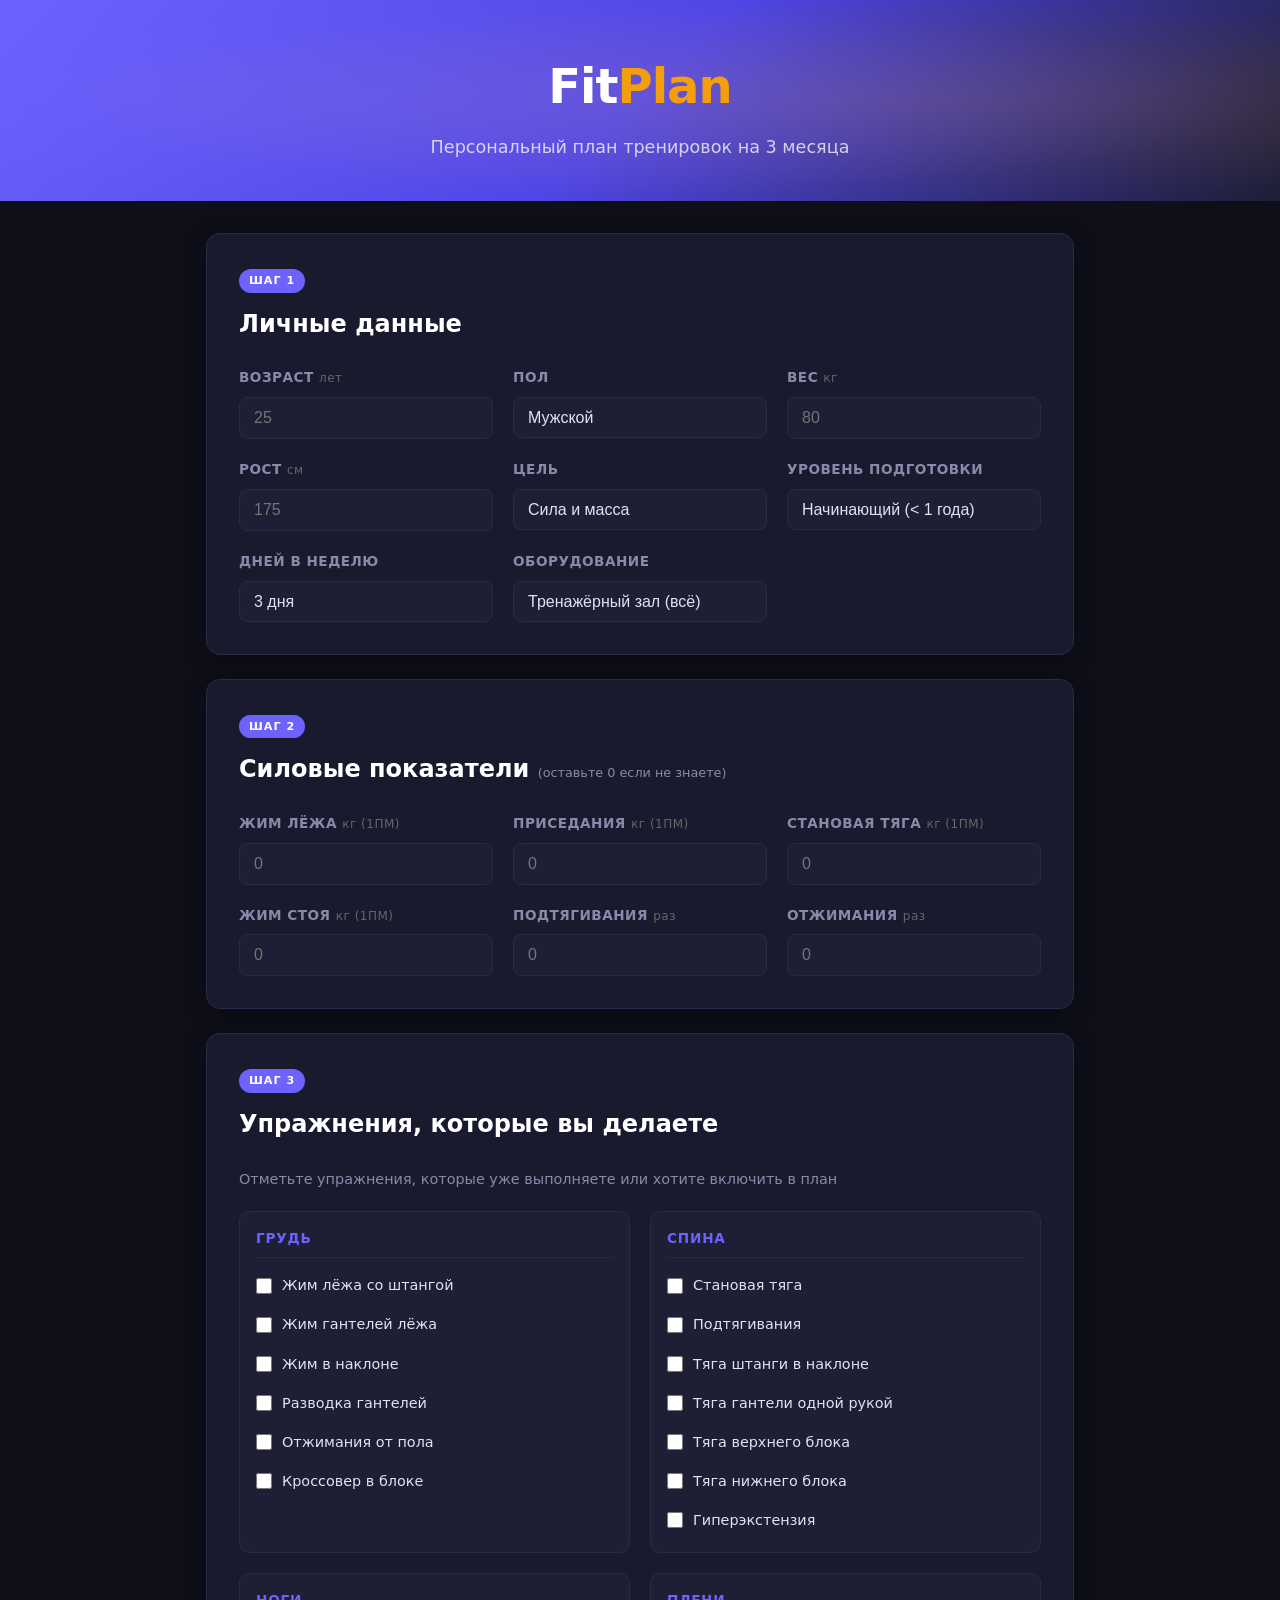
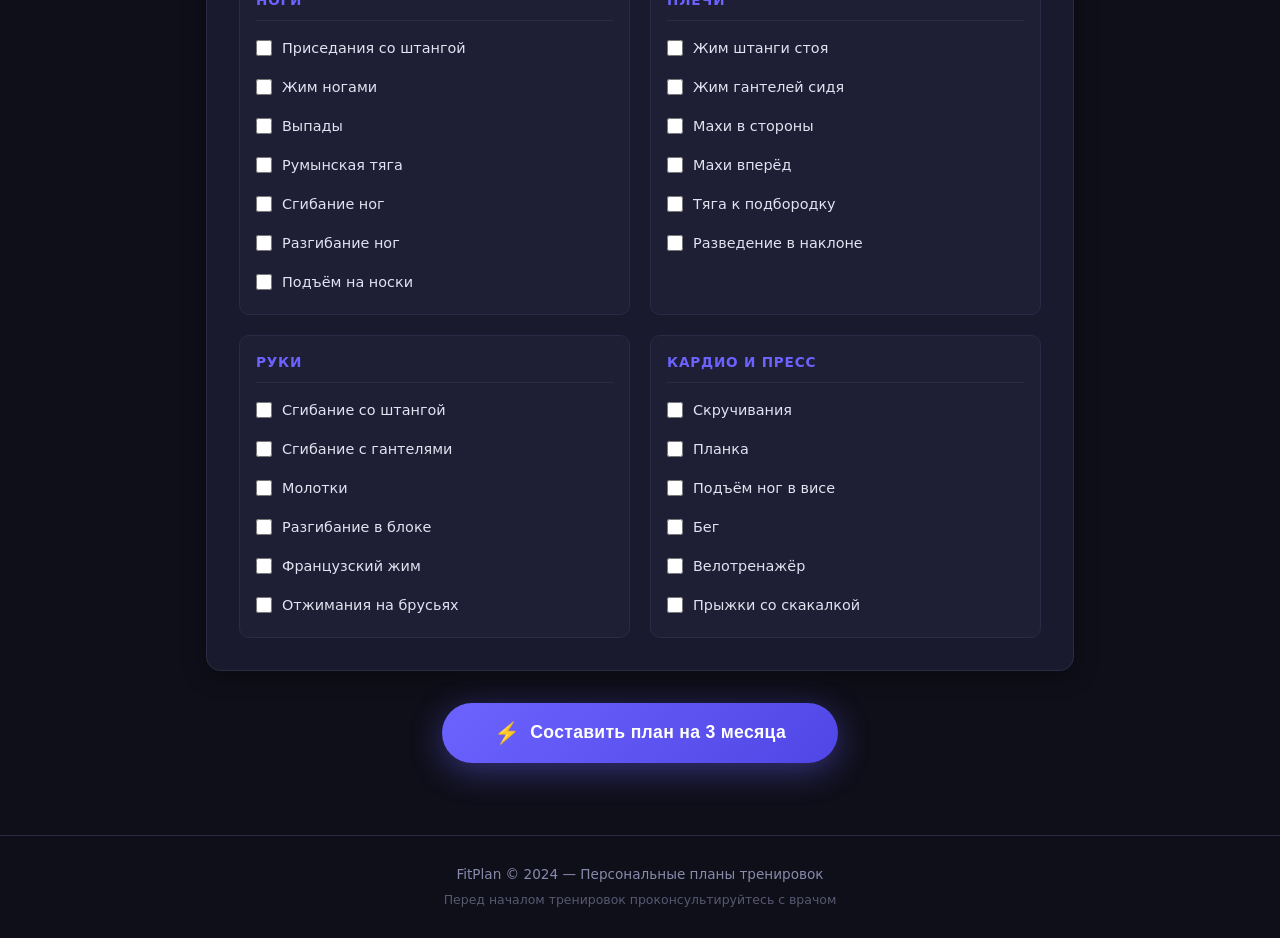
<file: index.html>
<!DOCTYPE html>
<html lang="ru">
<head>
  <meta charset="UTF-8" />
  <meta name="viewport" content="width=device-width, initial-scale=1.0" />
  <title>FitPlan — Персональный план тренировок на 3 месяца</title>
  <link rel="stylesheet" href="style.css" />
</head>
<body>

  <!-- HEADER -->
  <header class="site-header">
    <div class="header-inner">
      <div class="logo">Fit<span>Plan</span></div>
      <p class="header-tagline">Персональный план тренировок на 3 месяца</p>
    </div>
  </header>

  <!-- MAIN -->
  <main class="main-content">

    <!-- STEP 1: Personal data -->
    <section class="card" id="step-personal">
      <div class="step-badge">Шаг 1</div>
      <h2>Личные данные</h2>
      <div class="form-grid">
        <div class="field">
          <label for="age">Возраст <span class="unit">лет</span></label>
          <input type="number" id="age" min="14" max="80" placeholder="25" />
        </div>
        <div class="field">
          <label for="gender">Пол</label>
          <select id="gender">
            <option value="male">Мужской</option>
            <option value="female">Женский</option>
          </select>
        </div>
        <div class="field">
          <label for="weight">Вес <span class="unit">кг</span></label>
          <input type="number" id="weight" min="30" max="250" placeholder="80" />
        </div>
        <div class="field">
          <label for="height">Рост <span class="unit">см</span></label>
          <input type="number" id="height" min="140" max="220" placeholder="175" />
        </div>
        <div class="field">
          <label for="goal">Цель</label>
          <select id="goal">
            <option value="strength">Сила и масса</option>
            <option value="weight_loss">Похудение</option>
            <option value="endurance">Выносливость</option>
            <option value="general">Общая физподготовка</option>
          </select>
        </div>
        <div class="field">
          <label for="level">Уровень подготовки</label>
          <select id="level">
            <option value="beginner">Начинающий (< 1 года)</option>
            <option value="intermediate">Средний (1–3 года)</option>
            <option value="advanced">Продвинутый (3+ лет)</option>
          </select>
        </div>
        <div class="field">
          <label for="days">Дней в неделю</label>
          <select id="days">
            <option value="3">3 дня</option>
            <option value="4">4 дня</option>
            <option value="5">5 дней</option>
          </select>
        </div>
        <div class="field">
          <label for="equipment">Оборудование</label>
          <select id="equipment">
            <option value="gym">Тренажёрный зал (всё)</option>
            <option value="barbell">Штанга + гантели</option>
            <option value="dumbbells">Только гантели</option>
            <option value="bodyweight">Без оборудования</option>
          </select>
        </div>
      </div>
    </section>

    <!-- STEP 2: Strength indicators -->
    <section class="card" id="step-strength">
      <div class="step-badge">Шаг 2</div>
      <h2>Силовые показатели <span class="optional">(оставьте 0 если не знаете)</span></h2>
      <div class="form-grid">
        <div class="field">
          <label for="bench">Жим лёжа <span class="unit">кг (1ПМ)</span></label>
          <input type="number" id="bench" min="0" max="400" placeholder="0" />
        </div>
        <div class="field">
          <label for="squat">Приседания <span class="unit">кг (1ПМ)</span></label>
          <input type="number" id="squat" min="0" max="500" placeholder="0" />
        </div>
        <div class="field">
          <label for="deadlift">Становая тяга <span class="unit">кг (1ПМ)</span></label>
          <input type="number" id="deadlift" min="0" max="500" placeholder="0" />
        </div>
        <div class="field">
          <label for="ohp">Жим стоя <span class="unit">кг (1ПМ)</span></label>
          <input type="number" id="ohp" min="0" max="300" placeholder="0" />
        </div>
        <div class="field">
          <label for="pullups">Подтягивания <span class="unit">раз</span></label>
          <input type="number" id="pullups" min="0" max="100" placeholder="0" />
        </div>
        <div class="field">
          <label for="pushups">Отжимания <span class="unit">раз</span></label>
          <input type="number" id="pushups" min="0" max="200" placeholder="0" />
        </div>
      </div>
    </section>

    <!-- STEP 3: Exercises -->
    <section class="card" id="step-exercises">
      <div class="step-badge">Шаг 3</div>
      <h2>Упражнения, которые вы делаете</h2>
      <p class="section-hint">Отметьте упражнения, которые уже выполняете или хотите включить в план</p>

      <div class="exercise-groups">

        <div class="ex-group">
          <h3>Грудь</h3>
          <div class="ex-list">
            <label class="ex-check"><input type="checkbox" value="Жим лёжа со штангой"> Жим лёжа со штангой</label>
            <label class="ex-check"><input type="checkbox" value="Жим гантелей лёжа"> Жим гантелей лёжа</label>
            <label class="ex-check"><input type="checkbox" value="Жим в наклоне"> Жим в наклоне</label>
            <label class="ex-check"><input type="checkbox" value="Разводка гантелей"> Разводка гантелей</label>
            <label class="ex-check"><input type="checkbox" value="Отжимания от пола"> Отжимания от пола</label>
            <label class="ex-check"><input type="checkbox" value="Кроссовер в блоке"> Кроссовер в блоке</label>
          </div>
        </div>

        <div class="ex-group">
          <h3>Спина</h3>
          <div class="ex-list">
            <label class="ex-check"><input type="checkbox" value="Становая тяга"> Становая тяга</label>
            <label class="ex-check"><input type="checkbox" value="Подтягивания"> Подтягивания</label>
            <label class="ex-check"><input type="checkbox" value="Тяга штанги в наклоне"> Тяга штанги в наклоне</label>
            <label class="ex-check"><input type="checkbox" value="Тяга гантели одной рукой"> Тяга гантели одной рукой</label>
            <label class="ex-check"><input type="checkbox" value="Тяга верхнего блока"> Тяга верхнего блока</label>
            <label class="ex-check"><input type="checkbox" value="Тяга нижнего блока"> Тяга нижнего блока</label>
            <label class="ex-check"><input type="checkbox" value="Гиперэкстензия"> Гиперэкстензия</label>
          </div>
        </div>

        <div class="ex-group">
          <h3>Ноги</h3>
          <div class="ex-list">
            <label class="ex-check"><input type="checkbox" value="Приседания со штангой"> Приседания со штангой</label>
            <label class="ex-check"><input type="checkbox" value="Жим ногами"> Жим ногами</label>
            <label class="ex-check"><input type="checkbox" value="Выпады"> Выпады</label>
            <label class="ex-check"><input type="checkbox" value="Румынская тяга"> Румынская тяга</label>
            <label class="ex-check"><input type="checkbox" value="Сгибание ног в тренажёре"> Сгибание ног</label>
            <label class="ex-check"><input type="checkbox" value="Разгибание ног в тренажёре"> Разгибание ног</label>
            <label class="ex-check"><input type="checkbox" value="Подъём на носки"> Подъём на носки</label>
          </div>
        </div>

        <div class="ex-group">
          <h3>Плечи</h3>
          <div class="ex-list">
            <label class="ex-check"><input type="checkbox" value="Жим штанги стоя"> Жим штанги стоя</label>
            <label class="ex-check"><input type="checkbox" value="Жим гантелей сидя"> Жим гантелей сидя</label>
            <label class="ex-check"><input type="checkbox" value="Махи гантелями в стороны"> Махи в стороны</label>
            <label class="ex-check"><input type="checkbox" value="Махи гантелями вперёд"> Махи вперёд</label>
            <label class="ex-check"><input type="checkbox" value="Тяга штанги к подбородку"> Тяга к подбородку</label>
            <label class="ex-check"><input type="checkbox" value="Разведение гантелей в наклоне"> Разведение в наклоне</label>
          </div>
        </div>

        <div class="ex-group">
          <h3>Руки</h3>
          <div class="ex-list">
            <label class="ex-check"><input type="checkbox" value="Сгибание со штангой на бицепс"> Сгибание со штангой</label>
            <label class="ex-check"><input type="checkbox" value="Сгибание с гантелями на бицепс"> Сгибание с гантелями</label>
            <label class="ex-check"><input type="checkbox" value="Молотки"> Молотки</label>
            <label class="ex-check"><input type="checkbox" value="Разгибание на трицепс в блоке"> Разгибание в блоке</label>
            <label class="ex-check"><input type="checkbox" value="Французский жим"> Французский жим</label>
            <label class="ex-check"><input type="checkbox" value="Отжимания на брусьях"> Отжимания на брусьях</label>
          </div>
        </div>

        <div class="ex-group">
          <h3>Кардио и пресс</h3>
          <div class="ex-list">
            <label class="ex-check"><input type="checkbox" value="Скручивания"> Скручивания</label>
            <label class="ex-check"><input type="checkbox" value="Планка"> Планка</label>
            <label class="ex-check"><input type="checkbox" value="Подъём ног в висе"> Подъём ног в висе</label>
            <label class="ex-check"><input type="checkbox" value="Бег"> Бег</label>
            <label class="ex-check"><input type="checkbox" value="Велотренажёр"> Велотренажёр</label>
            <label class="ex-check"><input type="checkbox" value="Прыжки со скакалкой"> Прыжки со скакалкой</label>
          </div>
        </div>

      </div>
    </section>

    <!-- Generate button -->
    <div class="generate-wrap">
      <button class="btn-generate" id="generateBtn">
        <span class="btn-icon">⚡</span>
        Составить план на 3 месяца
      </button>
    </div>

    <!-- RESULT -->
    <section class="result-section hidden" id="resultSection">
      <div class="result-header">
        <h2 id="resultTitle">Ваш персональный план</h2>
        <div class="result-meta" id="resultMeta"></div>
      </div>

      <!-- BMI / stats -->
      <div class="stats-row" id="statsRow"></div>

      <!-- Phase tabs -->
      <div class="phase-tabs">
        <button class="phase-tab active" data-phase="1">Месяц 1<br/><small>Адаптация</small></button>
        <button class="phase-tab" data-phase="2">Месяц 2<br/><small>Прогрессия</small></button>
        <button class="phase-tab" data-phase="3">Месяц 3<br/><small>Пик / Финиш</small></button>
      </div>

      <div class="phase-content" id="phaseContent"></div>

      <!-- Weekly schedule -->
      <div class="schedule-section">
        <h3>Недельное расписание</h3>
        <div class="schedule-grid" id="scheduleGrid"></div>
      </div>

      <!-- Recommendations -->
      <div class="reco-section">
        <h3>Рекомендации</h3>
        <div class="reco-grid" id="recoGrid"></div>
      </div>

      <!-- Print button -->
      <div class="print-wrap">
        <button class="btn-print" onclick="window.print()">🖨 Распечатать план</button>
        <button class="btn-reset" id="resetBtn">Составить новый план</button>
      </div>
    </section>

  </main>

  <footer class="site-footer">
    <p>FitPlan &copy; 2024 — Персональные планы тренировок</p>
    <p class="footer-note">Перед началом тренировок проконсультируйтесь с врачом</p>
  </footer>

  <script src="script.js"></script>
</body>
</html>
</file>
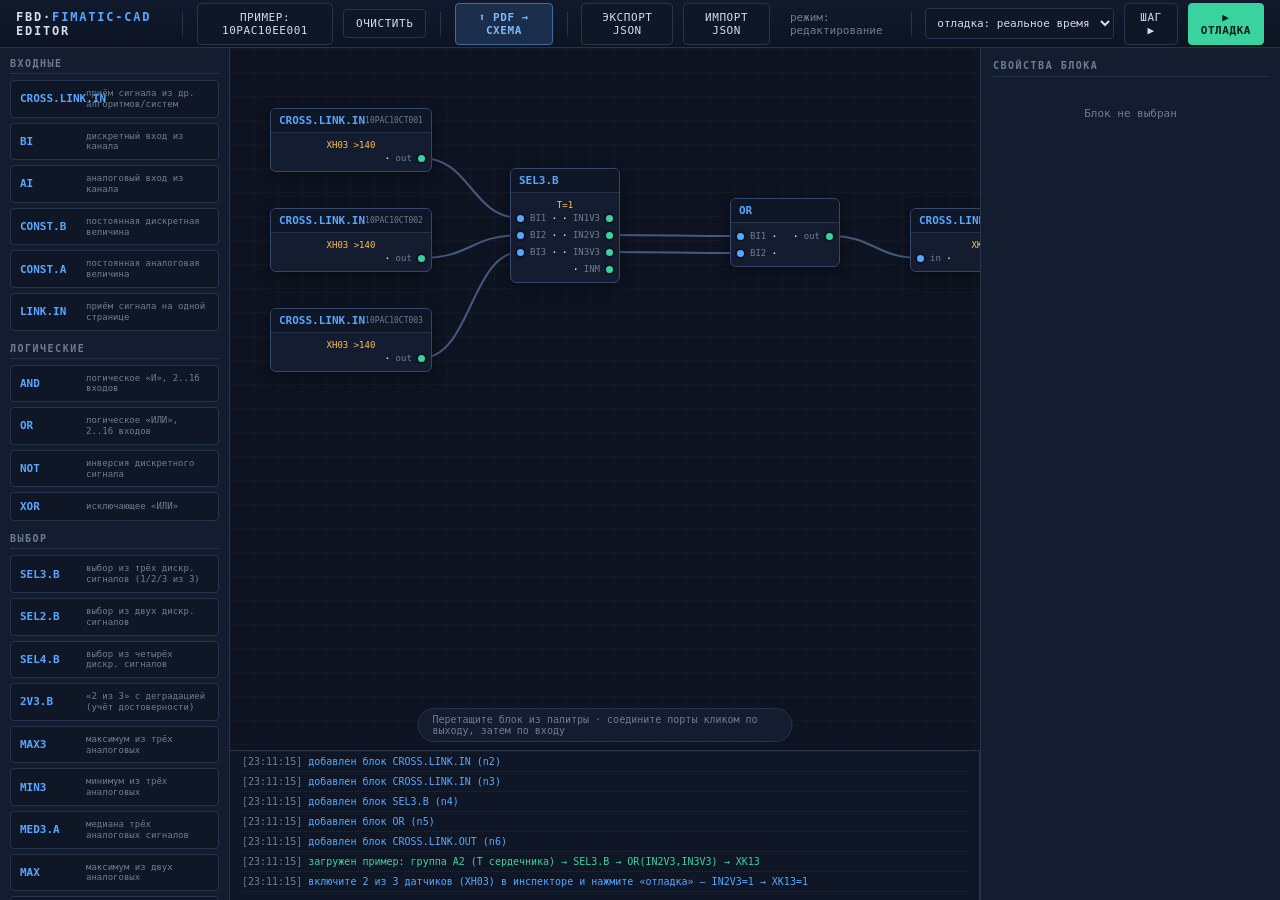
<file: cad/index.html>
<!DOCTYPE html>
<html lang="ru">
<head>
<meta charset="UTF-8">
<meta name="viewport" content="width=device-width, initial-scale=1.0">
<title>FBD-редактор · среда разработки алгоритмов ПТК САУ-2</title>
<style>
  :root {
    --bg: #0d1320;
    --panel: #141d30;
    --panel-2: #0f1726;
    --line: #26334d;
    --ink: #d3dcec;
    --muted: #6d7c93;
    --accent: #58a6ff;
    --hot: #ff5d6c;
    --ok: #3ad29f;
    --warn: #ffc04d;
    --grid: rgba(255,255,255,0.025);
    --port-in: #58a6ff;
    --port-out: #3ad29f;
  }
  * { box-sizing: border-box; margin: 0; padding: 0; }
  html, body { height: 100%; }
  body {
    font-family: 'JetBrains Mono','IBM Plex Mono',Consolas,monospace;
    background: var(--bg); color: var(--ink);
    display: grid;
    grid-template-columns: 230px 1fr 300px;
    grid-template-rows: 48px 1fr 150px;
    grid-template-areas:
      "topbar topbar topbar"
      "palette canvas inspector"
      "palette console inspector";
    height: 100vh; overflow: hidden;
  }
  .topbar {
    grid-area: topbar; display: flex; align-items: center; gap: 10px;
    padding: 0 16px; background: linear-gradient(180deg,#101a2c,#0c1422);
    border-bottom: 1px solid var(--line);
  }
  .topbar .logo { font-size: 12px; letter-spacing: .15em; text-transform: uppercase; font-weight: 700; }
  .topbar .logo b { color: var(--accent); }
  .topbar .sep { width: 1px; height: 24px; background: var(--line); margin: 0 4px; }
  .topbar button {
    background: var(--panel-2); border: 1px solid var(--line); color: var(--ink);
    padding: 7px 12px; font-family: inherit; font-size: 11px; letter-spacing: .05em;
    cursor: pointer; border-radius: 4px; transition: .15s; text-transform: uppercase;
  }
  .topbar button:hover { border-color: var(--accent); color: var(--accent); }
  .topbar button.run { background: var(--ok); color: #062018; border-color: var(--ok); font-weight: 700; }
  .topbar button.run:hover { background: #4fe3b0; }
  .topbar button.stop { background: var(--hot); color: #2a0006; border-color: var(--hot); font-weight: 700; }
  .topbar .spacer { flex: 1; }
  .topbar .status { font-size: 11px; color: var(--muted); }
  .topbar .status.live { color: var(--ok); }

  .palette {
    grid-area: palette; background: var(--panel); border-right: 1px solid var(--line);
    overflow-y: auto; padding: 10px;
  }
  .palette h3 {
    font-size: 10px; letter-spacing: .15em; text-transform: uppercase; color: var(--muted);
    margin: 12px 0 6px; padding-bottom: 4px; border-bottom: 1px solid var(--line);
  }
  .palette h3:first-child { margin-top: 0; }
  .pal-item {
    background: var(--panel-2); border: 1px solid var(--line); border-radius: 4px;
    padding: 7px 9px; margin-bottom: 5px; cursor: grab; font-size: 11px;
    display: flex; align-items: center; gap: 8px; transition: .12s;
  }
  .pal-item:hover { border-color: var(--accent); background: #16243d; }
  .pal-item:active { cursor: grabbing; }
  .pal-item .tag { font-weight: 700; color: var(--accent); min-width: 58px; }
  .pal-item .desc { color: var(--muted); font-size: 9px; line-height: 1.2; }

  .canvas-wrap { grid-area: canvas; position: relative; overflow: hidden; background: var(--bg); }
  #canvas {
    position: absolute; inset: 0;
    background-image:
      linear-gradient(var(--grid) 1px, transparent 1px),
      linear-gradient(90deg, var(--grid) 1px, transparent 1px);
    background-size: 24px 24px;
  }
  svg.wires { position: absolute; inset: 0; width: 100%; height: 100%; pointer-events: none; z-index: 1; }
  svg.wires path { pointer-events: stroke; }

  .node {
    position: absolute; background: var(--panel); border: 1.5px solid var(--block-edge,#33476e);
    border-radius: 6px; min-width: 110px; z-index: 2; user-select: none;
    box-shadow: 0 4px 14px rgba(0,0,0,.4);
  }
  .node.selected { border-color: var(--accent); box-shadow: 0 0 0 1px var(--accent), 0 4px 18px rgba(88,166,255,.3); }
  .node.sim-hot { border-color: var(--hot); box-shadow: 0 0 12px rgba(255,93,108,.5); }
  .node.sim-ok { border-color: var(--ok); }
  .node.sim-counting { border-color: var(--warn); box-shadow: 0 0 12px rgba(255,192,77,.5); }
  .node .node-head {
    background: var(--panel-2); padding: 5px 8px; font-size: 11px; font-weight: 700;
    color: var(--accent); border-radius: 5px 5px 0 0; cursor: move;
    border-bottom: 1px solid var(--line); display: flex; justify-content: space-between; align-items: center;
  }
  .node .node-head .kks { font-size: 8px; color: var(--muted); font-weight: 400; }
  .node .node-body { padding: 6px 4px; position: relative; min-height: 20px; }
  .node .param { font-size: 9px; color: var(--warn); text-align: center; padding: 1px; }

  .ports { display: flex; justify-content: space-between; }
  .ports .col { display: flex; flex-direction: column; gap: 3px; }
  .port-row { display: flex; align-items: center; gap: 4px; font-size: 9px; height: 14px; }
  .port-row.out { flex-direction: row-reverse; }
  .port {
    width: 11px; height: 11px; border-radius: 50%; border: 2px solid var(--bg);
    cursor: crosshair; flex-shrink: 0; transition: .1s;
  }
  .port.in { background: var(--port-in); }
  .port.out { background: var(--port-out); }
  .port:hover { transform: scale(1.4); }
  .port.sim-1 { box-shadow: 0 0 8px var(--hot); background: var(--hot); }
  .port.sim-0 { opacity: .5; }
  .port.inverted { background: #fff; border-color: var(--hot); }
  .port-label { color: var(--muted); white-space: nowrap; }
  .port-label .val { color: var(--ink); font-weight: 700; }
  .port-val-1 { color: var(--hot) !important; }

  .console {
    grid-area: console; background: var(--panel-2); border-top: 1px solid var(--line);
    border-right: 1px solid var(--line); overflow-y: auto; padding: 8px 12px; font-size: 10px;
  }
  .console .ln { padding: 2px 0; border-bottom: 1px dotted #1d2840; line-height: 1.5; }
  .console .t { color: var(--muted); }
  .console .ok { color: var(--ok); }
  .console .hot { color: var(--hot); }
  .console .warn { color: var(--warn); }
  .console .info { color: var(--accent); }

  .inspector {
    grid-area: inspector; background: var(--panel); border-left: 1px solid var(--line);
    overflow-y: auto; padding: 12px;
  }
  .inspector h3 { font-size: 10px; letter-spacing: .15em; text-transform: uppercase; color: var(--muted); margin-bottom: 10px; padding-bottom: 5px; border-bottom: 1px solid var(--line); }
  .inspector .field { margin-bottom: 10px; }
  .inspector label { display: block; font-size: 9px; color: var(--muted); text-transform: uppercase; letter-spacing: .08em; margin-bottom: 3px; }
  .inspector input, .inspector select {
    width: 100%; background: var(--panel-2); border: 1px solid var(--line); color: var(--ink);
    padding: 6px 8px; font-family: inherit; font-size: 11px; border-radius: 4px;
  }
  .inspector input:focus, .inspector select:focus { outline: none; border-color: var(--accent); }
  .inspector .empty { color: var(--muted); font-size: 11px; text-align: center; padding: 20px 0; }
  .inspector .btn-row { display: flex; gap: 6px; margin-top: 8px; }
  .inspector button {
    flex: 1; background: var(--panel-2); border: 1px solid var(--line); color: var(--ink);
    padding: 7px; font-family: inherit; font-size: 10px; cursor: pointer; border-radius: 4px; text-transform: uppercase;
  }
  .inspector button:hover { border-color: var(--accent); color: var(--accent); }
  .inspector button.danger:hover { border-color: var(--hot); color: var(--hot); }

  .toggle-btn {
    display: flex; align-items: center; justify-content: space-between;
    background: var(--panel-2); border: 1px solid var(--line); border-radius: 4px;
    padding: 6px 10px; font-size: 11px; cursor: pointer; margin-bottom: 4px;
  }
  .toggle-btn .sw { width: 34px; height: 18px; background: #2a3550; border-radius: 9px; position: relative; transition: .15s; }
  .toggle-btn .sw::after { content:''; position: absolute; top: 2px; left: 2px; width: 14px; height: 14px; background: #fff; border-radius: 50%; transition: .15s; }
  .toggle-btn.on .sw { background: var(--hot); }
  .toggle-btn.on .sw::after { left: 18px; }

  .hint { position: absolute; bottom: 8px; left: 50%; transform: translateX(-50%); background: var(--panel); border: 1px solid var(--line); padding: 5px 14px; border-radius: 20px; font-size: 10px; color: var(--muted); z-index: 5; pointer-events: none; }

  .wire { stroke: #45597f; stroke-width: 2; fill: none; }
  .wire:hover { stroke: var(--accent); }
  .wire.sim-1 { stroke: var(--hot); stroke-width: 3; filter: drop-shadow(0 0 4px var(--hot)); }
  .wire.sel { stroke: var(--accent); stroke-dasharray: 5 3; }
  .wire-hit { stroke: transparent; stroke-width: 12; fill: none; cursor: pointer; }

  ::-webkit-scrollbar { width: 8px; height: 8px; }
  ::-webkit-scrollbar-track { background: var(--panel-2); }
  ::-webkit-scrollbar-thumb { background: var(--line); border-radius: 4px; }
</style>
</head>
<body>
  <div class="topbar">
    <div class="logo">FBD·<b>FIMATIC-CAD</b> editor</div>
    <div class="sep"></div>
    <button id="btnSample">пример: 10PAC10EE001</button>
    <button id="btnClear">очистить</button>
    <div class="sep"></div>
    <button id="btnPdfImport" style="background:#1a2d4a;border-color:#3a6ea8;color:#7eb8f7;font-weight:700">⬆ PDF → схема</button>
    <div class="sep"></div>
    <button id="btnExport">экспорт JSON</button>
    <button id="btnImport">импорт JSON</button>
    <input type="file" id="fileInput" accept=".json" style="display:none">
    <input type="file" id="pdfFileInput" accept=".pdf" style="display:none">
    <div class="spacer"></div>
    <span class="status" id="status">режим: редактирование</span>
    <div class="sep"></div>
    <select id="simMode" style="background:var(--panel-2);border:1px solid var(--line);color:var(--ink);padding:7px;font-family:inherit;font-size:11px;border-radius:4px;">
      <option value="live">отладка: реальное время</option>
      <option value="step">отладка: пошагово</option>
    </select>
    <button id="btnStep">шаг ▶</button>
    <button id="btnRun" class="run">▶ отладка</button>
  </div>

  <div class="palette" id="palette"></div>

  <div class="canvas-wrap">
    <div id="canvas"></div>
    <svg class="wires" id="wires"></svg>
    <div class="hint" id="hint">Перетащите блок из палитры · соедините порты кликом по выходу, затем по входу</div>
  </div>

  <!-- PDF Import Modal -->
  <div id="pdfModal" style="display:none;position:fixed;inset:0;z-index:1000;background:rgba(0,0,0,.75);align-items:center;justify-content:center;">
    <div style="background:#141d30;border:1px solid #26334d;border-radius:10px;padding:28px 32px;width:560px;max-width:95vw;font-family:'JetBrains Mono',monospace;color:#d3dcec;">
      <div style="font-size:13px;font-weight:700;color:#58a6ff;margin-bottom:18px;letter-spacing:.1em;text-transform:uppercase">
        ⬆ Распознавание плана из PDF
      </div>

      <!-- Step 1: API key -->
      <div id="pdfStep1">
        <div style="font-size:10px;color:#6d7c93;margin-bottom:8px;text-transform:uppercase;letter-spacing:.08em">Шаг 1 — API-ключ Anthropic (Claude Vision)</div>
        <div style="font-size:9px;color:#6d7c93;margin-bottom:10px">Ключ хранится только в localStorage вашего браузера и никуда не передаётся, кроме api.anthropic.com</div>
        <input id="pdfApiKey" type="password" placeholder="sk-ant-api03-..." style="width:100%;background:#0f1726;border:1px solid #26334d;color:#d3dcec;padding:8px 12px;font-family:inherit;font-size:12px;border-radius:4px;margin-bottom:14px">
        <div style="font-size:10px;color:#6d7c93;margin-bottom:8px;text-transform:uppercase;letter-spacing:.08em">Шаг 2 — выберите PDF-файл</div>
        <div style="display:flex;gap:10px;align-items:center;margin-bottom:14px">
          <button id="pdfPickFile" style="background:#0f1726;border:1px solid #26334d;color:#58a6ff;padding:8px 16px;font-family:inherit;font-size:11px;cursor:pointer;border-radius:4px;text-transform:uppercase">Выбрать PDF</button>
          <span id="pdfFileName" style="font-size:11px;color:#6d7c93">файл не выбран</span>
        </div>
        <div style="font-size:10px;color:#6d7c93;margin-bottom:8px;text-transform:uppercase;letter-spacing:.08em">Шаг 3 — страница PDF</div>
        <div style="display:flex;gap:10px;align-items:center;margin-bottom:20px">
          <label style="font-size:10px;color:#6d7c93">Страница:</label>
          <input id="pdfPageNum" type="number" min="1" value="1" style="width:70px;background:#0f1726;border:1px solid #26334d;color:#d3dcec;padding:6px 8px;font-family:inherit;font-size:12px;border-radius:4px">
          <span id="pdfPageTotal" style="font-size:10px;color:#6d7c93"></span>
          <button id="pdfPreviewBtn" style="background:#0f1726;border:1px solid #26334d;color:#d3dcec;padding:6px 12px;font-family:inherit;font-size:10px;cursor:pointer;border-radius:4px" disabled>предпросмотр</button>
        </div>
        <!-- Preview canvas -->
        <div id="pdfPreviewWrap" style="display:none;margin-bottom:16px;border:1px solid #26334d;border-radius:4px;overflow:auto;max-height:300px;text-align:center;background:#0d1320">
          <canvas id="pdfPreviewCanvas" style="max-width:100%;height:auto"></canvas>
        </div>
        <div style="display:flex;gap:10px;justify-content:flex-end">
          <button id="pdfModalClose" style="background:#0f1726;border:1px solid #26334d;color:#6d7c93;padding:8px 20px;font-family:inherit;font-size:11px;cursor:pointer;border-radius:4px;text-transform:uppercase">отмена</button>
          <button id="pdfRecognizeBtn" style="background:#58a6ff;border:1px solid #58a6ff;color:#0a1628;padding:8px 20px;font-family:inherit;font-size:11px;cursor:pointer;border-radius:4px;font-weight:700;text-transform:uppercase" disabled>▶ распознать и загрузить</button>
        </div>
      </div>

      <!-- Progress -->
      <div id="pdfProgress" style="display:none">
        <div id="pdfProgressText" style="font-size:11px;color:#58a6ff;margin-bottom:14px;min-height:40px;white-space:pre-wrap"></div>
        <div style="background:#0f1726;border-radius:4px;height:6px;overflow:hidden">
          <div id="pdfProgressBar" style="height:100%;width:0%;background:linear-gradient(90deg,#58a6ff,#3ad29f);transition:width .4s"></div>
        </div>
      </div>
    </div>
  </div>

  <div class="console" id="console">
    <div class="ln"><span class="t">[готов]</span> <span class="info">среда загружена. Загрузите пример или соберите схему вручную.</span></div>
  </div>

  <div class="inspector" id="inspector">
    <h3>Свойства блока</h3>
    <div class="empty">Блок не выбран</div>
  </div>

<script>
// ════════════════════════════════════════════════════════════════════════════
// FBD-редактор · логика блоков по описанию функциональных блоков FIMATIC-CAD
// АКЕТ.120300.001 П9-03, Часть 4
// ════════════════════════════════════════════════════════════════════════════

// ── Определения типов блоков ────────────────────────────────────────────────
// kind: BOOL (дискр.) / REAL (аналог.)
// eval(inputs, params, state) -> {outputs:{}, state:{}}   inputs: имя->значение
// dt — шаг такта симуляции в секундах
let DT = 0.2; // реально прошедшее время за такт (сек), пересчитывается в реальном времени
const TICK_MS = 50; // частота обновления экрана/таймеров

const BLOCKS = {
  // ── Источники ──────────────────────────────────────────────────────────
  'CROSS.LINK.IN': {
    cat: 'Входные', desc: 'приём сигнала из др. алгоритмов/систем',
    ins: [], outs: [{n:'out', t:'BOOL'}],
    params: { kks:'10PAC10CT001', ext:'XH03', limit:'>140', value:0 },
    isSource: true,
    eval: (i,p) => ({ outputs: { out: p.value ? 1 : 0 } })
  },
  'BI': {
    cat: 'Входные', desc: 'дискретный вход из канала',
    ins: [], outs: [{n:'out', t:'BOOL'}],
    params: { kks:'', value:0 }, isSource: true,
    eval: (i,p) => ({ outputs: { out: p.value ? 1 : 0 } })
  },
  'AI': {
    cat: 'Входные', desc: 'аналоговый вход из канала',
    ins: [], outs: [{n:'out', t:'REAL'}],
    params: { kks:'', value:0 }, isSource: true,
    eval: (i,p) => ({ outputs: { out: Number(p.value)||0 } })
  },
  'CONST.B': {
    cat: 'Входные', desc: 'постоянная дискретная величина',
    ins: [], outs: [{n:'out', t:'BOOL'}],
    params: { value:1 }, isSource: true,
    eval: (i,p) => ({ outputs: { out: p.value ? 1 : 0 } })
  },
  'CONST.A': {
    cat: 'Входные', desc: 'постоянная аналоговая величина',
    ins: [], outs: [{n:'out', t:'REAL'}],
    params: { value:0 }, isSource: true,
    eval: (i,p) => ({ outputs: { out: Number(p.value)||0 } })
  },
  'LINK.IN': {
    cat: 'Входные', desc: 'приём сигнала на одной странице',
    ins: [], outs: [{n:'out', t:'BOOL'}],
    params: { name:'', value:0 }, isSource: true,
    eval: (i,p) => ({ outputs: { out: p.value?1:0 } })
  },

  // ── Логические ─────────────────────────────────────────────────────────
  'AND': {
    cat: 'Логические', desc: 'логическое «И», 2..16 входов',
    dynIn: true, ins: [{n:'BI1',t:'BOOL'},{n:'BI2',t:'BOOL'}], outs: [{n:'out',t:'BOOL'}],
    params: {},
    eval: (i) => {
      const vals = Object.values(i);
      const r = vals.length && vals.every(v => v === 1) ? 1 : 0;
      return { outputs: { out: r } };
    }
  },
  'OR': {
    cat: 'Логические', desc: 'логическое «ИЛИ», 2..16 входов',
    dynIn: true, ins: [{n:'BI1',t:'BOOL'},{n:'BI2',t:'BOOL'}], outs: [{n:'out',t:'BOOL'}],
    params: {},
    eval: (i) => ({ outputs: { out: Object.values(i).some(v=>v===1) ? 1 : 0 } })
  },
  'NOT': {
    cat: 'Логические', desc: 'инверсия дискретного сигнала',
    ins: [{n:'a',t:'BOOL'}], outs: [{n:'out',t:'BOOL'}], params: {},
    eval: (i) => ({ outputs: { out: i.a ? 0 : 1 } })
  },
  'XOR': {
    cat: 'Логические', desc: 'исключающее «ИЛИ»',
    ins: [{n:'BI1',t:'BOOL'},{n:'BI2',t:'BOOL'}], outs: [{n:'out',t:'BOOL'}], params: {},
    eval: (i) => ({ outputs: { out: (i.BI1?1:0) !== (i.BI2?1:0) ? 1 : 0 } })
  },

  // ── Выбор ──────────────────────────────────────────────────────────────
  'SEL3.B': {
    cat: 'Выбор', desc: 'выбор из трёх дискр. сигналов (1/2/3 из 3)',
    ins: [{n:'BI1',t:'BOOL'},{n:'BI2',t:'BOOL'},{n:'BI3',t:'BOOL'}],
    outs: [{n:'IN1V3',t:'BOOL'},{n:'IN2V3',t:'BOOL'},{n:'IN3V3',t:'BOOL'},{n:'INM',t:'BOOL'}],
    params: { T: 1.0 },
    eval: (i,p,st) => {
      const c = (i.BI1?1:0)+(i.BI2?1:0)+(i.BI3?1:0);
      const out = { IN1V3:0, IN2V3:0, IN3V3:0, INM:0 };
      // INM формируется когда ровно 1 из 3 = расхождение, с выдержкой T
      let timer = st.timer || 0;
      if (c === 1) {
        out.IN1V3 = 1;
        timer += DT;
        out.INM = timer >= (Number(p.T)||0) ? 1 : 0;
      } else if (c === 2) {
        out.IN2V3 = 1; out.INM = 0; timer = 0;
      } else if (c === 3) {
        out.IN3V3 = 1; out.INM = 0; timer = 0;
      } else {
        timer = 0;
      }
      return { outputs: out, state: { timer } };
    }
  },
  'SEL2.B': {
    cat: 'Выбор', desc: 'выбор из двух дискр. сигналов',
    ins: [{n:'BI1',t:'BOOL'},{n:'BI2',t:'BOOL'}],
    outs: [{n:'IN1V2',t:'BOOL'},{n:'IN2V2',t:'BOOL'},{n:'INM',t:'BOOL'}],
    params: { T: 1.0 },
    eval: (i,p,st) => {
      const c = (i.BI1?1:0)+(i.BI2?1:0);
      const out = { IN1V2:0, IN2V2:0, INM:0 };
      let timer = st.timer || 0;
      if (c === 1) { out.IN1V2=1; timer+=DT; out.INM = timer>=(Number(p.T)||0)?1:0; }
      else if (c === 2) { out.IN2V2=1; out.INM=0; timer=0; }
      else { timer=0; }
      return { outputs: out, state: { timer } };
    }
  },

  'SEL4.B': {
    cat: 'Выбор', desc: 'выбор из четырёх дискр. сигналов',
    ins: [{n:'BI1',t:'BOOL'},{n:'BI2',t:'BOOL'},{n:'BI3',t:'BOOL'},{n:'BI4',t:'BOOL'}],
    outs: [{n:'IN1V4',t:'BOOL'},{n:'IN2V4',t:'BOOL'},{n:'IN3V4',t:'BOOL'},{n:'IN4V4',t:'BOOL'},{n:'INM',t:'BOOL'}],
    params: { T: 1.0 },
    eval: (i,p,st) => {
      const c=(i.BI1?1:0)+(i.BI2?1:0)+(i.BI3?1:0)+(i.BI4?1:0);
      const out={IN1V4:0,IN2V4:0,IN3V4:0,IN4V4:0,INM:0};
      let timer=st.timer||0;
      if(c===1){out.IN1V4=1;timer+=DT;out.INM=timer>=(Number(p.T)||0)?1:0;}
      else if(c===2){out.IN2V4=1;timer=0;}
      else if(c===3){out.IN3V4=1;timer=0;}
      else if(c===4){out.IN4V4=1;timer=0;}
      else timer=0;
      return {outputs:out,state:{timer}};
    }
  },
  '2V3.B': {
    cat: 'Выбор', desc: '«2 из 3» с деградацией (учёт достоверности)',
    ins: [{n:'BI1',t:'BOOL'},{n:'BI2',t:'BOOL'},{n:'BI3',t:'BOOL'},{n:'VL1',t:'BOOL'},{n:'VL2',t:'BOOL'},{n:'VL3',t:'BOOL'}],
    outs: [{n:'BO',t:'BOOL'}],
    params: {},
    eval: (i) => {
      // VL = достоверность канала (1 = достоверен). По умолчанию считаем достоверным.
      const vl1 = i.VL1===undefined?1:i.VL1, vl2 = i.VL2===undefined?1:i.VL2, vl3 = i.VL3===undefined?1:i.VL3;
      const valid = [], bi=[i.BI1?1:0,i.BI2?1:0,i.BI3?1:0], vl=[vl1?1:0,vl2?1:0,vl3?1:0];
      for(let k=0;k<3;k++) if(vl[k]) valid.push(bi[k]);
      let bo=0;
      if(valid.length===3) bo = (valid.reduce((a,b)=>a+b,0) >= 2) ? 1:0;       // 2 из 3
      else if(valid.length===2) bo = (valid.reduce((a,b)=>a+b,0) >= 1) ? 1:0;  // деградация 1 из 2
      else if(valid.length===1) bo = valid[0];                                  // 1 из 1
      return { outputs: { BO: bo } };
    }
  },
  'MAX3': {
    cat: 'Выбор', desc: 'максимум из трёх аналоговых',
    ins: [{n:'AI1',t:'REAL'},{n:'AI2',t:'REAL'},{n:'AI3',t:'REAL'}], outs: [{n:'AO',t:'REAL'}], params: {},
    eval: (i) => ({ outputs: { AO: Math.max(Number(i.AI1)||0,Number(i.AI2)||0,Number(i.AI3)||0) } })
  },
  'MIN3': {
    cat: 'Выбор', desc: 'минимум из трёх аналоговых',
    ins: [{n:'AI1',t:'REAL'},{n:'AI2',t:'REAL'},{n:'AI3',t:'REAL'}], outs: [{n:'AO',t:'REAL'}], params: {},
    eval: (i) => ({ outputs: { AO: Math.min(Number(i.AI1)||0,Number(i.AI2)||0,Number(i.AI3)||0) } })
  },
  'MED3.A': {
    cat: 'Выбор', desc: 'медиана трёх аналоговых сигналов',
    ins: [{n:'AI1',t:'REAL'},{n:'AI2',t:'REAL'},{n:'AI3',t:'REAL'}], outs: [{n:'AO',t:'REAL'}], params: {},
    eval: (i) => {
      const a=[Number(i.AI1)||0,Number(i.AI2)||0,Number(i.AI3)||0].sort((x,y)=>x-y);
      return { outputs: { AO: a[1] } };
    }
  },
  'MAX': {
    cat: 'Выбор', desc: 'максимум из двух аналоговых',
    ins: [{n:'a',t:'REAL'},{n:'b',t:'REAL'}], outs: [{n:'out',t:'REAL'}], params: {},
    eval: (i) => ({ outputs: { out: Math.max(Number(i.a)||0,Number(i.b)||0) } })
  },
  'MIN': {
    cat: 'Выбор', desc: 'минимум из двух аналоговых',
    ins: [{n:'a',t:'REAL'},{n:'b',t:'REAL'}], outs: [{n:'out',t:'REAL'}], params: {},
    eval: (i) => ({ outputs: { out: Math.min(Number(i.a)||0,Number(i.b)||0) } })
  },
  'ALIMIT': {
    cat: 'Выбор', desc: 'ограничитель [min..max]',
    ins: [{n:'in',t:'REAL'}], outs: [{n:'out',t:'REAL'}], params: { min:0, max:100 },
    eval: (i,p) => ({ outputs: { out: Math.max(Number(p.min)||0, Math.min(Number(p.max)||0, Number(i.in)||0)) } })
  },

  // ── Арифметические ─────────────────────────────────────────────────────
  'ADD': {
    cat: 'Арифметика', desc: 'сложение a + b',
    ins: [{n:'a',t:'REAL'},{n:'b',t:'REAL'}], outs: [{n:'out',t:'REAL'}], params: {},
    eval: (i) => ({ outputs: { out: (Number(i.a)||0)+(Number(i.b)||0) } })
  },
  'SUB': {
    cat: 'Арифметика', desc: 'вычитание a − b',
    ins: [{n:'a',t:'REAL'},{n:'b',t:'REAL'}], outs: [{n:'out',t:'REAL'}], params: {},
    eval: (i) => ({ outputs: { out: (Number(i.a)||0)-(Number(i.b)||0) } })
  },
  'MUL': {
    cat: 'Арифметика', desc: 'умножение a × b',
    ins: [{n:'a',t:'REAL'},{n:'b',t:'REAL'}], outs: [{n:'out',t:'REAL'}], params: {},
    eval: (i) => ({ outputs: { out: (Number(i.a)||0)*(Number(i.b)||0) } })
  },
  'DIV': {
    cat: 'Арифметика', desc: 'деление a ÷ b',
    ins: [{n:'a',t:'REAL'},{n:'b',t:'REAL'}], outs: [{n:'out',t:'REAL'}], params: {},
    eval: (i) => { const b=Number(i.b)||0; return { outputs: { out: b===0?0:(Number(i.a)||0)/b } }; }
  },
  'ABS': {
    cat: 'Арифметика', desc: 'абсолютное значение |a|',
    ins: [{n:'a',t:'REAL'}], outs: [{n:'out',t:'REAL'}], params: {},
    eval: (i) => ({ outputs: { out: Math.abs(Number(i.a)||0) } })
  },
  'SQRT': {
    cat: 'Арифметика', desc: 'квадратный корень √a',
    ins: [{n:'a',t:'REAL'}], outs: [{n:'out',t:'REAL'}], params: {},
    eval: (i) => ({ outputs: { out: Math.sqrt(Math.max(0,Number(i.a)||0)) } })
  },
  'INVERS.A': {
    cat: 'Арифметика', desc: 'инверсия аналогового (−a)',
    ins: [{n:'a',t:'REAL'}], outs: [{n:'out',t:'REAL'}], params: {},
    eval: (i) => ({ outputs: { out: -(Number(i.a)||0) } })
  },

  // ── Сравнение ────────────────────────────────────────────────────────────
  'GT': {
    cat: 'Сравнение', desc: 'a > b → 1',
    ins: [{n:'a',t:'REAL'},{n:'b',t:'REAL'}], outs: [{n:'out',t:'BOOL'}], params: {},
    eval: (i) => ({ outputs: { out: (Number(i.a)||0) > (Number(i.b)||0) ? 1:0 } })
  },
  'GE': {
    cat: 'Сравнение', desc: 'a ≥ b → 1',
    ins: [{n:'a',t:'REAL'},{n:'b',t:'REAL'}], outs: [{n:'out',t:'BOOL'}], params: {},
    eval: (i) => ({ outputs: { out: (Number(i.a)||0) >= (Number(i.b)||0) ? 1:0 } })
  },
  'LT': {
    cat: 'Сравнение', desc: 'a < b → 1',
    ins: [{n:'a',t:'REAL'},{n:'b',t:'REAL'}], outs: [{n:'out',t:'BOOL'}], params: {},
    eval: (i) => ({ outputs: { out: (Number(i.a)||0) < (Number(i.b)||0) ? 1:0 } })
  },
  'LE': {
    cat: 'Сравнение', desc: 'a ≤ b → 1',
    ins: [{n:'a',t:'REAL'},{n:'b',t:'REAL'}], outs: [{n:'out',t:'BOOL'}], params: {},
    eval: (i) => ({ outputs: { out: (Number(i.a)||0) <= (Number(i.b)||0) ? 1:0 } })
  },
  'EQ': {
    cat: 'Сравнение', desc: 'a = b → 1',
    ins: [{n:'a',t:'REAL'},{n:'b',t:'REAL'}], outs: [{n:'out',t:'BOOL'}], params: {},
    eval: (i) => ({ outputs: { out: (Number(i.a)||0) === (Number(i.b)||0) ? 1:0 } })
  },
  'NEQ': {
    cat: 'Сравнение', desc: 'a ≠ b → 1',
    ins: [{n:'a',t:'REAL'},{n:'b',t:'REAL'}], outs: [{n:'out',t:'BOOL'}], params: {},
    eval: (i) => ({ outputs: { out: (Number(i.a)||0) !== (Number(i.b)||0) ? 1:0 } })
  },
  'HYST': {
    cat: 'Сравнение', desc: 'гистерезис: пороги LL/UL → BO1',
    ins: [{n:'AI',t:'REAL'}], outs: [{n:'BO1',t:'BOOL'}],
    params: { LL: 0, UL: 100, Type: '>' },
    eval: (i,p,st) => {
      const ai = Number(i.AI)||0, LL = Number(p.LL)||0, UL = Number(p.UL)||0;
      let prev = st.prev || 0, bo;
      if (p.Type === '>') {
        if (ai > UL) bo = 1; else if (ai < LL) bo = 0; else bo = prev;
      } else {
        if (ai < LL) bo = 1; else if (ai > UL) bo = 0; else bo = prev;
      }
      return { outputs: { BO1: bo }, state: { prev: bo } };
    }
  },

  // ── Триггеры ───────────────────────────────────────────────────────────
  'RS': {
    cat: 'Триггеры', desc: 'RS-триггер (приоритет R или S)',
    ins: [{n:'S',t:'BOOL'},{n:'R',t:'BOOL'}], outs: [{n:'Q',t:'BOOL'}],
    params: { Type: 'R' }, // R = приоритет сброса, S = приоритет установки
    eval: (i,p,st) => {
      let q = st.q || 0;
      const S = i.S?1:0, R = i.R?1:0;
      if (p.Type === 'R') { // приоритет сброса
        if (R) q = 0; else if (S) q = 1;
      } else { // приоритет установки
        if (S) q = 1; else if (R) q = 0;
      }
      return { outputs: { Q: q }, state: { q } };
    }
  },

  'RF_TRIG': {
    cat: 'Триггеры', desc: 'импульс по фронту (1 такт)',
    ins: [{n:'in',t:'BOOL'}], outs: [{n:'out',t:'BOOL'}], params: { Type: 'R' },
    eval: (i,p,st) => {
      const cur = i.in?1:0, prev = st.prev===undefined?0:st.prev;
      let out = 0;
      if (p.Type === 'R') out = (cur===1 && prev===0) ? 1:0;
      else out = (cur===0 && prev===1) ? 1:0;
      return { outputs: { out }, state: { prev: cur } };
    }
  },
  'NRS': {
    cat: 'Триггеры', desc: 'RS-триггер со счётным входом N',
    ins: [{n:'S',t:'BOOL'},{n:'R',t:'BOOL'},{n:'N',t:'BOOL'}], outs: [{n:'Q',t:'BOOL'}],
    params: { Type: 'R' },
    eval: (i,p,st) => {
      let q = st.q||0; const S=i.S?1:0,R=i.R?1:0,N=i.N?1:0, pn = st.pn===undefined?0:st.pn;
      if (S||R) {
        if (p.Type==='R') { if(R) q=0; else if(S) q=1; }
        else { if(S) q=1; else if(R) q=0; }
      } else {
        if (N===1 && pn===0) q = q?0:1;
      }
      return { outputs: { Q: q }, state: { q, pn: N } };
    }
  },
  'CTU': {
    cat: 'Счётчики', desc: 'возрастающий счётчик (Q при CV≥PV)',
    ins: [{n:'CU',t:'BOOL'},{n:'R',t:'BOOL'}], outs: [{n:'Q',t:'BOOL'},{n:'CV',t:'REAL'}],
    params: { PV: 5 },
    eval: (i,p,st) => {
      let cv = st.cv||0; const PV=Number(p.PV)||0, pcu = st.pcu===undefined?0:st.pcu, CU=i.CU?1:0;
      if (i.R) cv = 0;
      else if (CU===1 && pcu===0 && cv < PV) cv += 1;
      return { outputs: { Q: cv>=PV?1:0, CV: cv }, state: { cv, pcu: CU } };
    }
  },
  'CTD': {
    cat: 'Счётчики', desc: 'убывающий счётчик (Q при CV≤0)',
    ins: [{n:'CD',t:'BOOL'},{n:'LD',t:'BOOL'}], outs: [{n:'Q',t:'BOOL'},{n:'CV',t:'REAL'}],
    params: { PV: 5 },
    eval: (i,p,st) => {
      const PV=Number(p.PV)||0; let cv = st.cv===undefined?PV:st.cv;
      const pcd = st.pcd===undefined?0:st.pcd, CD=i.CD?1:0;
      if (i.LD) cv = PV;
      else if (CD===1 && pcd===0 && cv > 0) cv -= 1;
      return { outputs: { Q: cv<=0?1:0, CV: cv }, state: { cv, pcd: CD } };
    }
  },

  // ── Таймеры ──────────────────────────────────────────────────────────────
  'TON': {
    cat: 'Таймеры', desc: 'задержка по включению (T сек)',
    ins: [{n:'in',t:'BOOL'}], outs: [{n:'out',t:'BOOL'}], params: { T: 1.0 },
    eval: (i,p,st) => {
      const T = Number(p.T)||0;
      let timer = st.timer || 0;
      if (i.in) {
        timer = Math.min(T, Math.round((timer + DT)*1000)/1000);
      } else {
        timer = 0;
      }
      const out = (i.in && timer >= T) ? 1 : 0;
      // remaining: сколько осталось до срабатывания
      return { outputs: { out }, state: { timer }, elapsed: timer, T, remaining: Math.max(0, T - timer), counting: (!!i.in && timer < T) };
    }
  },
  'TOF': {
    cat: 'Таймеры', desc: 'задержка по выключению (T сек)',
    ins: [{n:'in',t:'BOOL'}], outs: [{n:'out',t:'BOOL'}], params: { T: 1.0 },
    eval: (i,p,st) => {
      const T = Number(p.T)||0;
      const prevIn = st.prevIn===undefined ? 0 : st.prevIn;
      // timer = оставшееся время удержания выхода после спада входа
      let timer = st.timer===undefined ? 0 : st.timer;
      let out;
      if (i.in) {
        timer = T; out = 1;                       // вход активен — выход 1, таймер взведён на T
      } else {
        // вход снят
        if (prevIn === 1) timer = T;              // момент спада — перезапуск отсчёта
        timer = Math.max(0, Math.round((timer - DT)*1000)/1000);
        out = timer > 0 ? 1 : 0;                  // держим, пока есть остаток
      }
      return { outputs: { out }, state: { timer, prevIn: i.in?1:0 }, elapsed: timer, T, remaining: timer, counting: (!i.in && timer > 0) };
    }
  },

  // ── Выходы ─────────────────────────────────────────────────────────────
  'CROSS.LINK.OUT': {
    cat: 'Выходные', desc: 'передача сигнала в др. системы/алгоритмы',
    ins: [{n:'in',t:'BOOL'}], outs: [], params: { kks:'10CMT31', ext:'XK13', desc:'СРАБ 1 ИЗ 3' },
    isSink: true,
    eval: (i) => ({ outputs: {}, sink: i.in?1:0 })
  },
  'BO': {
    cat: 'Выходные', desc: 'дискретный выход в канал',
    ins: [{n:'in',t:'BOOL'}], outs: [], params: { kks:'' }, isSink: true,
    eval: (i) => ({ outputs: {}, sink: i.in?1:0 })
  },
};

// ════════════════════════════════════════════════════════════════════════════
// Состояние схемы
// ════════════════════════════════════════════════════════════════════════════
let nodes = [];   // {id, type, x, y, params, dynInCount, invOut:{port:bool}, invIn:{port:bool}}
let links = [];   // {id, from:{node,port}, to:{node,port}}
let nodeSeq = 1, linkSeq = 1;
let selectedNode = null;
let pendingLink = null; // {node, port} when wiring
let simRunning = false;
let simTimer = null;
let simStates = {}; // nodeId -> internal state
let portValues = {}; // "nodeId.port" -> 0/1/number

const canvas = document.getElementById('canvas');
const wiresSvg = document.getElementById('wires');
const inspector = document.getElementById('inspector');
const consoleEl = document.getElementById('console');
const statusEl = document.getElementById('status');

// ── Палитра ──────────────────────────────────────────────────────────────
function buildPalette() {
  const pal = document.getElementById('palette');
  const cats = {};
  for (const [type, def] of Object.entries(BLOCKS)) {
    (cats[def.cat] = cats[def.cat] || []).push([type, def]);
  }
  const order = ['Входные','Логические','Выбор','Арифметика','Сравнение','Триггеры','Счётчики','Таймеры','Выходные'];
  pal.innerHTML = '';
  order.forEach(cat => {
    if (!cats[cat]) return;
    const h = document.createElement('h3'); h.textContent = cat; pal.appendChild(h);
    cats[cat].forEach(([type, def]) => {
      const it = document.createElement('div');
      it.className = 'pal-item'; it.draggable = true;
      it.innerHTML = `<span class="tag">${type}</span><span class="desc">${def.desc}</span>`;
      it.addEventListener('dragstart', e => e.dataTransfer.setData('type', type));
      it.addEventListener('dblclick', () => addNode(type, 60 + Math.random()*200, 60 + Math.random()*200));
      pal.appendChild(it);
    });
  });
}

// ── Лог ──────────────────────────────────────────────────────────────────
function log(msg, cls='') {
  const ln = document.createElement('div');
  ln.className = 'ln';
  const t = new Date().toLocaleTimeString('ru-RU',{hour12:false});
  ln.innerHTML = `<span class="t">[${t}]</span> <span class="${cls}">${msg}</span>`;
  consoleEl.appendChild(ln);
  consoleEl.scrollTop = consoleEl.scrollHeight;
}

// ── Добавление узла ────────────────────────────────────────────────────────
function addNode(type, x, y) {
  const def = BLOCKS[type];
  if (!def) return;
  const node = {
    id: 'n' + (nodeSeq++), type, x, y,
    params: JSON.parse(JSON.stringify(def.params || {})),
    dynInCount: def.dynIn ? 2 : null,
    invOut: {}, invIn: {}
  };
  nodes.push(node);
  renderNode(node);
  log(`добавлен блок ${type} (${node.id})`, 'info');
  scheduleSave();
  return node;
}

function nodeIns(node) {
  const def = BLOCKS[node.type];
  if (def.dynIn) {
    const arr = [];
    for (let k=1;k<=node.dynInCount;k++) arr.push({n:'BI'+k, t:'BOOL'});
    return arr;
  }
  return def.ins;
}

// ── Рендер узла ────────────────────────────────────────────────────────────
function renderNode(node) {
  const def = BLOCKS[node.type];
  let elNode = document.getElementById(node.id);
  if (!elNode) {
    elNode = document.createElement('div');
    elNode.className = 'node'; elNode.id = node.id;
    canvas.appendChild(elNode);
  }
  elNode.style.left = node.x + 'px';
  elNode.style.top = node.y + 'px';

  const ins = nodeIns(node);
  const outs = def.outs;

  // param preview line
  let paramStr = '';
  if (node.type === 'SEL3.B' || node.type === 'SEL2.B' || node.type === 'SEL4.B' || node.type === 'TON' || node.type === 'TOF') paramStr = `T=${node.params.T}`;
  else if (node.type === 'RS' || node.type === 'NRS') paramStr = `Type=${node.params.Type}`;
  else if (node.type === 'RF_TRIG') paramStr = `фронт=${node.params.Type}`;
  else if (node.type === 'HYST') paramStr = `${node.params.Type} LL=${node.params.LL} UL=${node.params.UL}`;
  else if (node.type === 'CTU' || node.type === 'CTD') paramStr = `PV=${node.params.PV}`;
  else if (node.type === 'ALIMIT') paramStr = `[${node.params.min}..${node.params.max}]`;
  else if (node.type === 'CROSS.LINK.IN') paramStr = `${node.params.ext} ${node.params.limit||''}`;
  else if (node.type === 'CROSS.LINK.OUT') paramStr = `${node.params.ext}`;
  else if (node.type === 'CONST.B' || node.type === 'CONST.A') paramStr = `=${node.params.value}`;

  let kks = node.params.kks || '';

  const inRows = ins.map(p => {
    const inv = node.invIn[p.n] ? ' inverted' : '';
    return `<div class="port-row in"><div class="port in${inv}" data-port="${p.n}" data-dir="in"></div><span class="port-label">${p.n} <span class="val" id="pv-${node.id}-${p.n}">·</span></span></div>`;
  }).join('');

  const outRows = outs.map(p => {
    const inv = node.invOut[p.n] ? ' inverted' : '';
    return `<div class="port-row out"><div class="port out${inv}" data-port="${p.n}" data-dir="out"></div><span class="port-label"><span class="val" id="pv-${node.id}-${p.n}">·</span> ${p.n}</span></div>`;
  }).join('');

  elNode.innerHTML = `
    <div class="node-head">
      <span>${node.type}</span>
      <span class="kks">${kks}</span>
    </div>
    <div class="node-body">
      ${paramStr ? `<div class="param">${paramStr}</div>` : ''}
      <div class="ports">
        <div class="col">${inRows}</div>
        <div class="col">${outRows}</div>
      </div>
    </div>`;

  // drag by head
  const head = elNode.querySelector('.node-head');
  head.addEventListener('mousedown', e => startDragNode(e, node));
  elNode.addEventListener('mousedown', e => { selectNode(node); });

  // port click for wiring
  elNode.querySelectorAll('.port').forEach(pe => {
    pe.addEventListener('click', e => {
      e.stopPropagation();
      onPortClick(node, pe.dataset.port, pe.dataset.dir);
    });
    pe.addEventListener('contextmenu', e => {
      e.preventDefault();
      // toggle inversion
      const dir = pe.dataset.dir, port = pe.dataset.port;
      if (dir === 'out') node.invOut[port] = !node.invOut[port];
      else node.invIn[port] = !node.invIn[port];
      renderNode(node); drawWires();
      log(`инверсия порта ${node.type}.${port} = ${(dir==='out'?node.invOut[port]:node.invIn[port])}`, 'warn');
    });
  });
}

// ── Перемещение узла ───────────────────────────────────────────────────────
let dragCtx = null;
function startDragNode(e, node) {
  e.preventDefault();
  selectNode(node);
  const rect = canvas.getBoundingClientRect();
  dragCtx = { node, ox: e.clientX - node.x, oy: e.clientY - node.y };
  document.addEventListener('mousemove', onDragNode);
  document.addEventListener('mouseup', stopDragNode);
}
function onDragNode(e) {
  if (!dragCtx) return;
  dragCtx.node.x = Math.max(0, e.clientX - dragCtx.ox);
  dragCtx.node.y = Math.max(0, e.clientY - dragCtx.oy);
  const el = document.getElementById(dragCtx.node.id);
  el.style.left = dragCtx.node.x + 'px';
  el.style.top = dragCtx.node.y + 'px';
  drawWires();
}
function stopDragNode() {
  dragCtx = null;
  document.removeEventListener('mousemove', onDragNode);
  document.removeEventListener('mouseup', stopDragNode);
}

// ── Соединение портов ────────────────────────────────────────────────────────
function onPortClick(node, port, dir) {
  if (!pendingLink) {
    if (dir !== 'out') { log('начните соединение с выходного порта (зелёный)', 'warn'); return; }
    pendingLink = { node: node.id, port };
    document.getElementById('hint').textContent = `соединение от ${node.type}.${port} — кликните по входному порту`;
    log(`соединение: от ${node.type}.${port}...`, 'info');
  } else {
    if (dir !== 'in') { log('завершите соединение на входном порту (синий)', 'warn'); return; }
    // prevent self & duplicate input
    if (pendingLink.node === node.id) { log('нельзя соединить блок сам с собой', 'warn'); pendingLink=null; resetHint(); return; }
    links = links.filter(l => !(l.to.node === node.id && l.to.port === port)); // 1 источник на вход
    links.push({ id:'l'+(linkSeq++), from:{...pendingLink}, to:{node:node.id, port} });
    log(`связь создана → ${node.type}.${port}`, 'ok');
    pendingLink = null; resetHint(); drawWires(); scheduleSave();
  }
}
function resetHint() { document.getElementById('hint').textContent = 'Перетащите блок из палитры · соедините порты кликом по выходу, затем по входу'; }

// ── Координаты портов ────────────────────────────────────────────────────────
function portPos(nodeId, port, dir) {
  const el = document.getElementById('pv-' + nodeId + '-' + port);
  if (!el) return null;
  const portEl = el.closest('.port-row').querySelector('.port');
  const r = portEl.getBoundingClientRect();
  const c = canvas.getBoundingClientRect();
  return { x: r.left + r.width/2 - c.left, y: r.top + r.height/2 - c.top };
}

function drawWires() {
  wiresSvg.innerHTML = '';
  links.forEach(l => {
    const a = portPos(l.from.node, l.from.port, 'out');
    const b = portPos(l.to.node, l.to.port, 'in');
    if (!a || !b) return;
    const dx = Math.abs(b.x - a.x) * 0.5;
    const d = `M ${a.x} ${a.y} C ${a.x+dx} ${a.y}, ${b.x-dx} ${b.y}, ${b.x} ${b.y}`;
    const val = portValues[l.from.node + '.' + l.from.port];
    const simCls = (simRunning && val === 1) ? ' sim-1' : '';
    const hit = document.createElementNS('http://www.w3.org/2000/svg','path');
    hit.setAttribute('d', d); hit.setAttribute('class','wire-hit');
    hit.addEventListener('click', () => { links = links.filter(x=>x.id!==l.id); drawWires(); log('связь удалена','warn'); scheduleSave(); });
    wiresSvg.appendChild(hit);
    const p = document.createElementNS('http://www.w3.org/2000/svg','path');
    p.setAttribute('d', d); p.setAttribute('class','wire'+simCls);
    wiresSvg.appendChild(p);
  });
}

// ── Выбор узла + инспектор ────────────────────────────────────────────────────
function selectNode(node) {
  selectedNode = node;
  document.querySelectorAll('.node').forEach(n => n.classList.remove('selected'));
  const el = document.getElementById(node.id);
  if (el) el.classList.add('selected');
  renderInspector();
}

function renderInspector() {
  if (!selectedNode) { inspector.innerHTML = '<h3>Свойства блока</h3><div class="empty">Блок не выбран</div>'; return; }
  const node = selectedNode, def = BLOCKS[node.type];
  let html = `<h3>${node.type} · ${node.id}</h3>`;
  html += `<div class="field" style="font-size:9px;color:var(--muted)">${def.desc}</div>`;

  // dynamic inputs count
  if (def.dynIn) {
    html += `<div class="field"><label>число входов (2..16)</label><input type="number" min="2" max="16" id="ip-dynIn" value="${node.dynInCount}"></div>`;
  }

  for (const [k,v] of Object.entries(node.params)) {
    if (k === 'value' && (node.type==='CROSS.LINK.IN'||node.type==='BI'||node.type==='CONST.B'||node.type==='LINK.IN')) {
      html += `<div class="toggle-btn ${v?'on':''}" id="tg-value"><span>значение сигнала (0/1)</span><div class="sw"></div></div>`;
    } else if (k === 'value' && (node.type==='AI'||node.type==='CONST.A')) {
      html += `<div class="field"><label>аналоговое значение</label><input type="number" id="ip-${k}" value="${v}" step="any"></div>`;
    } else if (k === 'Type' && (node.type==='RS'||node.type==='NRS')) {
      html += `<div class="field"><label>приоритет (R=сброс / S=установка)</label><select id="ip-Type"><option value="R" ${v==='R'?'selected':''}>R — приоритет сброса</option><option value="S" ${v==='S'?'selected':''}>S — приоритет установки</option></select></div>`;
    } else if (k === 'Type' && node.type==='RF_TRIG') {
      html += `<div class="field"><label>фронт (R=передний / F=задний)</label><select id="ip-Type"><option value="R" ${v==='R'?'selected':''}>R — передний фронт</option><option value="F" ${v==='F'?'selected':''}>F — задний фронт</option></select></div>`;
    } else if (k === 'Type' && node.type==='HYST') {
      html += `<div class="field"><label>тип уставки</label><select id="ip-Type"><option value=">" ${v==='>'?'selected':''}>&gt; больше</option><option value="<" ${v==='<'?'selected':''}>&lt; меньше</option></select></div>`;
    } else if (['T','PV','LL','UL','min','max'].includes(k)) {
      html += `<div class="field"><label>${k}</label><input type="number" id="ip-${k}" value="${v}" step="any"></div>`;
    } else {
      html += `<div class="field"><label>${k}</label><input type="text" id="ip-${k}" value="${v}"></div>`;
    }
  }

  html += `<div class="btn-row"><button id="btnDup">дублировать</button><button id="btnDel" class="danger">удалить</button></div>`;
  inspector.innerHTML = html;

  // bind
  if (def.dynIn) {
    document.getElementById('ip-dynIn').addEventListener('change', e => {
      node.dynInCount = Math.max(2, Math.min(16, parseInt(e.target.value)||2));
      // remove links to removed ports
      const valid = nodeIns(node).map(p=>p.n);
      links = links.filter(l => !(l.to.node===node.id && !valid.includes(l.to.port)));
      renderNode(node); drawWires(); scheduleSave();
    });
  }
  for (const k of Object.keys(node.params)) {
    const ip = document.getElementById('ip-'+k);
    if (ip) ip.addEventListener('input', e => {
      node.params[k] = e.target.value;
      renderNode(node); drawWires(); scheduleSave();
    });
  }
  const tg = document.getElementById('tg-value');
  if (tg) tg.addEventListener('click', () => {
    node.params.value = node.params.value ? 0 : 1;
    tg.classList.toggle('on', !!node.params.value);
    renderNode(node); drawWires(); scheduleSave();
    if (simRunning) computeStep(false);
  });
  document.getElementById('btnDel').addEventListener('click', () => deleteNode(node));
  document.getElementById('btnDup').addEventListener('click', () => {
    const c = addNode(node.type, node.x+30, node.y+30);
    c.params = JSON.parse(JSON.stringify(node.params));
    c.dynInCount = node.dynInCount; c.invOut={...node.invOut}; c.invIn={...node.invIn};
    renderNode(c);
  });
}

function deleteNode(node) {
  links = links.filter(l => l.from.node!==node.id && l.to.node!==node.id);
  nodes = nodes.filter(n => n.id!==node.id);
  const el = document.getElementById(node.id); if (el) el.remove();
  if (selectedNode===node) { selectedNode=null; renderInspector(); }
  drawWires(); log(`блок ${node.type} удалён`, 'warn'); scheduleSave();
}

// ── Drop из палитры ──────────────────────────────────────────────────────────
canvas.addEventListener('dragover', e => e.preventDefault());
canvas.addEventListener('drop', e => {
  e.preventDefault();
  const type = e.dataTransfer.getData('type');
  const c = canvas.getBoundingClientRect();
  addNode(type, e.clientX - c.left - 50, e.clientY - c.top - 20);
});
canvas.addEventListener('click', e => {
  if (e.target === canvas) {
    if (pendingLink) { pendingLink=null; resetHint(); }
    selectedNode=null; document.querySelectorAll('.node').forEach(n=>n.classList.remove('selected')); renderInspector();
  }
});

// ════════════════════════════════════════════════════════════════════════════
// СИМУЛЯЦИЯ
// ════════════════════════════════════════════════════════════════════════════
function topoOrder() {
  // Расчёт в порядке зависимостей; узлы с состоянием (триггеры/таймеры/SEL) используют прошлый такт при циклах
  const order = [];
  const visited = {}, temp = {};
  const incoming = {};
  links.forEach(l => { (incoming[l.to.node]=incoming[l.to.node]||[]).push(l.from.node); });
  function visit(id) {
    if (visited[id]) return;
    if (temp[id]) return; // цикл — игнорируем (используется прошлое значение)
    temp[id] = true;
    (incoming[id]||[]).forEach(src => visit(src));
    temp[id] = false; visited[id] = true; order.push(id);
  }
  nodes.forEach(n => visit(n.id));
  return order;
}

function computeStep(advance=true) {
  const order = topoOrder();
  const newPort = {};
  // seed with previous values for cycle handling
  const prev = {...portValues};

  order.forEach(id => {
    const node = nodes.find(n=>n.id===id);
    if (!node) return;
    const def = BLOCKS[node.type];
    // gather inputs
    const inputs = {};
    nodeIns(node).forEach(p => {
      const link = links.find(l => l.to.node===id && l.to.port===p.n);
      let v = 0;
      if (link) {
        const key = link.from.node + '.' + link.from.port;
        v = (newPort[key] !== undefined ? newPort[key] : (prev[key]||0));
        if (node.invIn[p.n]) v = v?0:1;
      }
      inputs[p.n] = v;
    });
    const st = simStates[id] || {};
    const res = def.eval(inputs, node.params, st);
    if (advance && res.state) simStates[id] = res.state;
    else if (!simStates[id] && res.state) simStates[id] = res.state;
    if (res.elapsed !== undefined) node._elapsed = res.elapsed;
    if (res.remaining !== undefined) { node._remaining = res.remaining; node._T = res.T; node._counting = res.counting; }
    // outputs (apply inversion)
    for (const [op, ov] of Object.entries(res.outputs||{})) {
      let val = ov;
      if (node.invOut[op]) val = val?0:1;
      newPort[id + '.' + op] = val;
    }
    if (def.isSink) {
      node._sinkVal = res.sink;
    }
  });

  portValues = newPort;
  paintSim();
}

function paintSim() {
  // port value labels
  nodes.forEach(node => {
    const def = BLOCKS[node.type];
    [...nodeIns(node), ...def.outs].forEach(p => {
      const el = document.getElementById('pv-'+node.id+'-'+p.n);
      if (!el) return;
      let v;
      if (def.outs.find(o=>o.n===p.n)) v = portValues[node.id+'.'+p.n];
      else {
        const link = links.find(l => l.to.node===node.id && l.to.port===p.n);
        v = link ? portValues[link.from.node+'.'+link.from.port] : undefined;
        if (v!==undefined && node.invIn[p.n]) v = v?0:1;
      }
      if (!simRunning || v===undefined) { el.textContent='·'; el.classList.remove('port-val-1'); }
      else { el.textContent = v; el.classList.toggle('port-val-1', v===1); }
    });
    // node highlight by sink
    const el = document.getElementById(node.id);
    el.classList.remove('sim-hot','sim-ok');
    if (simRunning && def.isSink) {
      el.classList.toggle('sim-hot', node._sinkVal===1);
      el.classList.toggle('sim-ok', node._sinkVal===0);
    }
    // timer progress + output highlight for TON/TOF
    if (simRunning && (node.type==='TON'||node.type==='TOF')) {
      const outV = portValues[node.id+'.out'];
      el.classList.remove('sim-hot','sim-ok','sim-counting');
      if (outV===1) el.classList.add('sim-hot');
      if (node._counting) el.classList.add('sim-counting');
      const pe = el.querySelector('.param');
      if (pe) {
        const T = node._T!==undefined ? node._T : (Number(node.params.T)||0);
        const rem = node._remaining!==undefined ? node._remaining : 0;
        if (node._counting) {
          const label = node.type==='TON' ? 'до вкл' : 'до откл';
          pe.innerHTML = `T=${node.params.T} · <span style="color:var(--warn)">⏱ ${label}: ${rem.toFixed(1)}с</span>`;
        } else {
          pe.textContent = `T=${node.params.T} · ${outV===1?'выход=1':'выход=0'}`;
        }
      }
    } else if ((node.type==='TON'||node.type==='TOF')) {
      const pe = el.querySelector('.param');
      if (pe) pe.textContent = `T=${node.params.T}`;
    }
  });
  drawWires();
  // report sinks
  if (simRunning) {
    const sinks = nodes.filter(n=>BLOCKS[n.type].isSink);
    sinks.forEach(s => {
      const tag = s.params.ext || s.params.kks || s.type;
      if (s._sinkVal !== s._lastReported) {
        log(`выход ${tag} = ${s._sinkVal}`, s._sinkVal===1?'hot':'ok');
        s._lastReported = s._sinkVal;
      }
    });
  }
}

let lastTickTime = 0;
function startSim() {
  if (nodes.length===0) { log('схема пуста — нечего отлаживать', 'warn'); return; }
  const mode = document.getElementById('simMode').value;
  simRunning = true; simStates = {}; portValues = {};
  nodes.forEach(n=>{ n._lastReported=undefined; n._elapsed=undefined; });
  document.getElementById('btnRun').textContent = '■ стоп';
  document.getElementById('btnRun').classList.remove('run'); document.getElementById('btnRun').classList.add('stop');
  DT = 0;                 // первый расчёт без приращения времени
  computeStep(true);
  if (mode === 'live') {
    statusEl.textContent = 'режим: ОТЛАДКА (реальное время)'; statusEl.classList.add('live');
    log('═══ запуск симуляции в реальном времени ═══', 'info');
    lastTickTime = performance.now();
    simTimer = setInterval(()=>{
      const now = performance.now();
      DT = (now - lastTickTime) / 1000;   // реально прошедшее время, сек
      lastTickTime = now;
      computeStep(true);
    }, TICK_MS);
  } else {
    statusEl.textContent = 'режим: ОТЛАДКА (пошагово)'; statusEl.classList.add('live');
    log('═══ пошаговая отладка: каждый «шаг ▶» = 0.2 с модельного времени ═══', 'info');
  }
}
function stopSim() {
  simRunning = false; clearInterval(simTimer); simTimer=null;
  statusEl.textContent = 'режим: редактирование'; statusEl.classList.remove('live');
  document.getElementById('btnRun').textContent = '▶ отладка';
  document.getElementById('btnRun').classList.add('run'); document.getElementById('btnRun').classList.remove('stop');
  paintSim();
  log('═══ симуляция остановлена ═══', 'info');
}

document.getElementById('btnRun').addEventListener('click', () => simRunning ? stopSim() : startSim());
document.getElementById('btnStep').addEventListener('click', () => {
  if (!simRunning) {
    if (nodes.length===0) { log('схема пуста', 'warn'); return; }
    simRunning=true; simStates={}; portValues={};
    nodes.forEach(n=>{n._lastReported=undefined; n._elapsed=undefined;});
    statusEl.textContent='режим: ОТЛАДКА (пошагово)'; statusEl.classList.add('live');
    document.getElementById('simMode').value='step';
  }
  if (simTimer) {
    clearInterval(simTimer); simTimer=null;
    document.getElementById('btnRun').textContent='▶ отладка';
    document.getElementById('btnRun').classList.add('run'); document.getElementById('btnRun').classList.remove('stop');
  }
  DT = 0.2;            // фиксированный шаг 0.2 с в пошаговом режиме
  computeStep(true);
  log('такт выполнен (+0.2 с)', 'info');
});

// ── Экспорт / импорт ──────────────────────────────────────────────────────────
document.getElementById('btnExport').addEventListener('click', () => {
  const data = JSON.stringify({ nodes, links, nodeSeq, linkSeq }, null, 2);
  const blob = new Blob([data], {type:'application/json'});
  const a = document.createElement('a');
  a.href = URL.createObjectURL(blob); a.download = 'fbd_scheme.json'; a.click();
  log('схема экспортирована в JSON', 'ok');
});
document.getElementById('btnImport').addEventListener('click', () => document.getElementById('fileInput').click());
document.getElementById('fileInput').addEventListener('change', e => {
  const f = e.target.files[0]; if (!f) return;
  const r = new FileReader();
  r.onload = () => {
    try {
      const d = JSON.parse(r.result);
      loadScheme(d); log('схема импортирована из '+f.name, 'ok');
    } catch(err) { log('ошибка чтения JSON: '+err.message, 'hot'); }
  };
  r.readAsText(f);
});

function clearScheme() {
  if (simRunning) stopSim();
  nodes=[]; links=[]; nodeSeq=1; linkSeq=1; selectedNode=null;
  canvas.innerHTML=''; wiresSvg.innerHTML=''; renderInspector();
}
function loadScheme(d) {
  clearScheme();
  nodes = d.nodes||[]; links = d.links||[];
  nodeSeq = d.nodeSeq||(nodes.length+1); linkSeq = d.linkSeq||(links.length+1);
  nodes.forEach(n => { n.invOut=n.invOut||{}; n.invIn=n.invIn||{}; renderNode(n); });
  setTimeout(drawWires, 30);
}

document.getElementById('btnClear').addEventListener('click', () => { clearScheme(); log('схема очищена', 'warn'); });

// ── Удаление по Delete ──────────────────────────────────────────────────────
document.addEventListener('keydown', e => {
  if ((e.key==='Delete'||e.key==='Backspace') && selectedNode && document.activeElement.tagName!=='INPUT' && document.activeElement.tagName!=='SELECT') {
    deleteNode(selectedNode);
  }
});

// ════════════════════════════════════════════════════════════════════════════
// Пример: фрагмент алгоритма 10PAC10EE001 (группа A2 + выход XK13)
// ════════════════════════════════════════════════════════════════════════════
function loadSample() {
  clearScheme();
  // Группа A2: 3 датчика T сердечника + SEL3.B + AND -> CROSS.LINK.OUT XK13
  const x1 = addNode('CROSS.LINK.IN', 40, 60);  x1.params={kks:'10PAC10CT001',ext:'XH03',limit:'>140',value:0};
  const x2 = addNode('CROSS.LINK.IN', 40, 160); x2.params={kks:'10PAC10CT002',ext:'XH03',limit:'>140',value:0};
  const x3 = addNode('CROSS.LINK.IN', 40, 260); x3.params={kks:'10PAC10CT003',ext:'XH03',limit:'>140',value:0};
  const sel = addNode('SEL3.B', 280, 120); sel.params={T:1.0};
  const orb = addNode('OR', 500, 150); orb.dynInCount=2;
  const out = addNode('CROSS.LINK.OUT', 680, 160); out.params={kks:'10CMT31',ext:'XK13',desc:'СРАБ 1 ИЗ 3'};

  [x1,x2,x3,sel,orb,out].forEach(renderNode);

  links.push({id:'l'+(linkSeq++), from:{node:x1.id,port:'out'}, to:{node:sel.id,port:'BI1'}});
  links.push({id:'l'+(linkSeq++), from:{node:x2.id,port:'out'}, to:{node:sel.id,port:'BI2'}});
  links.push({id:'l'+(linkSeq++), from:{node:x3.id,port:'out'}, to:{node:sel.id,port:'BI3'}});
  // Срабатывание при 2 из 3 ИЛИ 3 из 3
  links.push({id:'l'+(linkSeq++), from:{node:sel.id,port:'IN2V3'}, to:{node:orb.id,port:'BI1'}});
  links.push({id:'l'+(linkSeq++), from:{node:sel.id,port:'IN3V3'}, to:{node:orb.id,port:'BI2'}});
  links.push({id:'l'+(linkSeq++), from:{node:orb.id,port:'out'}, to:{node:out.id,port:'in'}});

  setTimeout(drawWires, 30);
  log('загружен пример: группа A2 (T сердечника) → SEL3.B → OR(IN2V3,IN3V3) → XK13', 'ok');
  log('включите 2 из 3 датчиков (XH03) в инспекторе и нажмите «отладка» — IN2V3=1 → XK13=1', 'info');
}

document.getElementById('btnSample').addEventListener('click', loadSample);

// ════════════════════════════════════════════════════════════════════════════
// АВТОСОХРАНЕНИЕ (постоянное хранилище артефакта, переживает перезагрузку)
// ════════════════════════════════════════════════════════════════════════════
const STORAGE_KEY = 'fbd:scheme';
let saveTimer = null;
function scheduleSave() {
  if (saveTimer) clearTimeout(saveTimer);
  saveTimer = setTimeout(autosave, 600);
}
async function autosave() {
  try {
    if (typeof window.storage === 'undefined') return;
    const data = JSON.stringify({ nodes, links, nodeSeq, linkSeq });
    await window.storage.set(STORAGE_KEY, data, false);
    statusEl.dataset.saved = '1';
  } catch(e) { /* storage may be unavailable */ }
}
async function tryLoadSaved() {
  try {
    if (typeof window.storage === 'undefined') return false;
    const r = await window.storage.get(STORAGE_KEY, false);
    if (r && r.value) {
      const d = JSON.parse(r.value);
      if (d.nodes && d.nodes.length) { loadScheme(d); log('восстановлена сохранённая схема', 'ok'); return true; }
    }
  } catch(e) { /* no saved data */ }
  return false;
}

// ── init ──────────────────────────────────────────────────────────────────
buildPalette();
(async () => {
  const restored = await tryLoadSaved();
  if (!restored) loadSample();
})();
window.addEventListener('resize', drawWires);

// ════════════════════════════════════════════════════════════════════════════
// PDF → СХЕМА: распознавание функционального плана через Claude Vision API
// ════════════════════════════════════════════════════════════════════════════

// --- PDF.js загружается динамически ---
let pdfLib = null;
async function getPdfLib() {
  if (pdfLib) return pdfLib;
  await new Promise((res, rej) => {
    const s = document.createElement('script');
    s.src = 'https://cdnjs.cloudflare.com/ajax/libs/pdf.js/3.11.174/pdf.min.js';
    s.onload = res; s.onerror = rej;
    document.head.appendChild(s);
  });
  window.pdfjsLib.GlobalWorkerOptions.workerSrc =
    'https://cdnjs.cloudflare.com/ajax/libs/pdf.js/3.11.174/pdf.worker.min.js';
  pdfLib = window.pdfjsLib;
  return pdfLib;
}

// --- Состояние PDF-импорта ---
let pdfDoc = null;
let pdfCurrentPage = 1;

function openPdfModal() {
  const modal = document.getElementById('pdfModal');
  modal.style.display = 'flex';
  const saved = localStorage.getItem('fbd:apikey') || '';
  document.getElementById('pdfApiKey').value = saved;
  updateRecognizeBtn();
}
function closePdfModal() {
  document.getElementById('pdfModal').style.display = 'none';
  document.getElementById('pdfProgress').style.display = 'none';
  document.getElementById('pdfStep1').style.display = '';
}

function updateRecognizeBtn() {
  const hasKey = document.getElementById('pdfApiKey').value.trim().length > 10;
  const hasFile = !!pdfDoc;
  document.getElementById('pdfRecognizeBtn').disabled = !(hasKey && hasFile);
  document.getElementById('pdfPreviewBtn').disabled = !hasFile;
}

document.getElementById('btnPdfImport').addEventListener('click', openPdfModal);
document.getElementById('pdfModalClose').addEventListener('click', closePdfModal);
document.getElementById('pdfApiKey').addEventListener('input', () => {
  updateRecognizeBtn();
});
document.getElementById('pdfPickFile').addEventListener('click', () => {
  document.getElementById('pdfFileInput').click();
});

document.getElementById('pdfFileInput').addEventListener('change', async e => {
  const file = e.target.files[0];
  if (!file) return;
  document.getElementById('pdfFileName').textContent = file.name;
  document.getElementById('pdfFileName').style.color = '#d3dcec';
  try {
    const lib = await getPdfLib();
    const arrayBuffer = await file.arrayBuffer();
    pdfDoc = await lib.getDocument({ data: arrayBuffer }).promise;
    document.getElementById('pdfPageTotal').textContent = `из ${pdfDoc.numPages}`;
    document.getElementById('pdfPageNum').max = pdfDoc.numPages;
    updateRecognizeBtn();
    log(`PDF загружен: ${file.name}, страниц: ${pdfDoc.numPages}`, 'info');
    // auto preview first page
    await previewPdfPage(1);
  } catch(err) {
    log('Ошибка загрузки PDF: ' + err.message, 'hot');
    document.getElementById('pdfFileName').style.color = '#ff5d6c';
    document.getElementById('pdfFileName').textContent = 'ошибка: ' + err.message;
  }
  e.target.value = '';
});

document.getElementById('pdfPreviewBtn').addEventListener('click', async () => {
  const page = parseInt(document.getElementById('pdfPageNum').value) || 1;
  await previewPdfPage(page);
});

async function previewPdfPage(pageNum) {
  if (!pdfDoc) return;
  const page = await pdfDoc.getPage(pageNum);
  const viewport = page.getViewport({ scale: 1.5 });
  const canvas = document.getElementById('pdfPreviewCanvas');
  canvas.width = viewport.width;
  canvas.height = viewport.height;
  const ctx = canvas.getContext('2d');
  await page.render({ canvasContext: ctx, viewport }).promise;
  document.getElementById('pdfPreviewWrap').style.display = '';
}

// --- Рендеринг PDF страницы в base64 image ---
async function renderPageToBase64(pageNum, scale = 2.5) {
  const page = await pdfDoc.getPage(pageNum);
  const viewport = page.getViewport({ scale });
  const canvas = document.createElement('canvas');
  canvas.width = viewport.width;
  canvas.height = viewport.height;
  const ctx = canvas.getContext('2d');
  // белый фон (PDF может быть прозрачным)
  ctx.fillStyle = '#ffffff';
  ctx.fillRect(0, 0, canvas.width, canvas.height);
  await page.render({ canvasContext: ctx, viewport }).promise;
  // Сжимаем до разумного размера (Claude принимает до ~5 МБ base64)
  let quality = 0.92;
  let dataUrl = canvas.toDataURL('image/jpeg', quality);
  // если слишком большой — уменьшаем
  while (dataUrl.length > 4_500_000 && quality > 0.4) {
    quality -= 0.1;
    dataUrl = canvas.toDataURL('image/jpeg', quality);
  }
  return dataUrl.split(',')[1]; // только base64 без префикса
}

// --- Промпт для Claude ---
const RECOGNITION_PROMPT = `Ты эксперт по функциональным схемам логики (ФСЛ) систем АСУ ТП (SCADA/DCS).
На изображении — функциональный план (FBD/ФСЛ) промышленной системы управления.

Твоя задача: распознать все блоки и связи и вернуть ТОЛЬКО валидный JSON (без markdown-блоков, без пояснений).

Допустимые типы блоков (type):
- "SEL3.B" — блок выбора 2-из-3, порты вх: BI1,BI2,BI3, вых: IN1V3,IN2V3,IN3V3,INM, params: {T: число}
- "SEL2.B" — выбор из 2, вх: BI1,BI2, вых: IN1V2,IN2V2,INM, params: {T: число}
- "AND" — логическое И, dynIn: true, вых: out, params: {}
- "OR" — логическое ИЛИ, dynIn: true, вых: out, params: {}
- "NOT" — инверсия, вх: a, вых: out
- "TON" — задержка вкл, вх: in, вых: out, params: {T: число}
- "TOF" — задержка откл, вх: in, вых: out, params: {T: число}
- "RS" — RS-триггер, вх: S,R, вых: Q, params: {Type:"R"}
- "CROSS.LINK.IN" — входной сигнал, вых: out, params: {kks:"тег KKS", ext:"XH03|XH05|XH53|XM26|XQ01", limit:">140", value:0}
- "CROSS.LINK.OUT" — выходной сигнал, вх: in, params: {kks:"", ext:"XK13|XK18|XK19|XK90|XK95|XK00", desc:"описание"}
- "CONST.B" — константа 0/1, вых: out, params: {value:0}

Правила маппинга (важно):
- Блоки XH03, XH05, XH53 на схеме → type="CROSS.LINK.IN", ext=имя типа, kks=тег датчика
- Блоки XM26 (недостоверность) → type="CROSS.LINK.IN", ext="XM26"
- Блоки XK13/XK18/XK19/XK90/XK95 → type="CROSS.LINK.OUT", ext=имя типа
- Элемент & → type="AND"
- Элемент ≥1 → type="OR"
- SEL3.B с параметром T:1.0 и T:0.0 — это две отдельных копии

Расположи блоки по реальным координатам на схеме (x,y в пикселях, начало — левый верхний угол холста 800×600).
Входные сигналы — слева (x≈50-200), логические блоки — в центре (x≈250-500), выходы — справа (x≈550-700).
Вертикально распределяй группы равномерно по y.

Формат ответа (строго JSON, без комментариев):
{
  "nodes": [
    {"id":"n1","type":"CROSS.LINK.IN","x":50,"y":60,"params":{"kks":"10PAC10CT001","ext":"XH03","limit":">140","value":0},"dynInCount":null,"invOut":{},"invIn":{}},
    {"id":"n2","type":"SEL3.B","x":280,"y":80,"params":{"T":1.0},"dynInCount":null,"invOut":{},"invIn":{}},
    {"id":"n3","type":"AND","x":440,"y":120,"params":{},"dynInCount":2,"invOut":{},"invIn":{}},
    {"id":"n4","type":"CROSS.LINK.OUT","x":580,"y":130,"params":{"kks":"10CMT31","ext":"XK13","desc":"СРАБ 1 ИЗ 3"},"dynInCount":null,"invOut":{},"invIn":{}}
  ],
  "links": [
    {"id":"l1","from":{"node":"n1","port":"out"},"to":{"node":"n2","port":"BI1"}},
    {"id":"l2","from":{"node":"n2","port":"IN2V3"},"to":{"node":"n3","port":"BI1"}},
    {"id":"l3","from":{"node":"n3","port":"out"},"to":{"node":"n4","port":"in"}}
  ],
  "nodeSeq": 10,
  "linkSeq": 10,
  "recognized_description": "краткое описание того что распознано на схеме"
}

Распознай ВСЁ что видишь на схеме — все блоки, все теги, все соединения.`;

// --- Вызов Claude API ---
async function callClaudeVision(apiKey, base64Image) {
  const response = await fetch('https://api.anthropic.com/v1/messages', {
    method: 'POST',
    headers: {
      'x-api-key': apiKey,
      'anthropic-version': '2023-06-01',
      'anthropic-dangerous-direct-browser-access': 'true',
      'content-type': 'application/json'
    },
    body: JSON.stringify({
      model: 'claude-opus-4-8',
      max_tokens: 8192,
      messages: [{
        role: 'user',
        content: [
          {
            type: 'image',
            source: { type: 'base64', media_type: 'image/jpeg', data: base64Image }
          },
          { type: 'text', text: RECOGNITION_PROMPT }
        ]
      }]
    })
  });
  if (!response.ok) {
    const err = await response.json().catch(() => ({}));
    throw new Error(`Claude API: ${response.status} — ${err.error?.message || response.statusText}`);
  }
  const data = await response.json();
  return data.content[0].text;
}

// --- Парсинг ответа Claude ---
function parseClaudeResponse(text) {
  // Ищем JSON в ответе (может быть обёрнут в markdown)
  let json = text.trim();
  // убрать ```json ... ``` или ``` ... ```
  json = json.replace(/^```(?:json)?\s*/i, '').replace(/\s*```$/i, '');
  // найти первый { до последнего }
  const start = json.indexOf('{');
  const end = json.lastIndexOf('}');
  if (start === -1 || end === -1) throw new Error('JSON не найден в ответе Claude');
  json = json.slice(start, end + 1);
  return JSON.parse(json);
}

// --- Постобработка: расставить dynInCount по числу входных связей ---
function postprocessScheme(scheme) {
  // для AND/OR — установить dynInCount по числу линков входа
  for (const node of scheme.nodes) {
    if (node.type === 'AND' || node.type === 'OR') {
      const inCount = scheme.links.filter(l => l.to.node === node.id).length;
      node.dynInCount = Math.max(2, inCount);
      // переименовать входные порты BI1..BIn
      let bi = 1;
      for (const l of scheme.links) {
        if (l.to.node === node.id) {
          l.to.port = 'BI' + (bi++);
        }
      }
    }
  }
  // убедиться что nodeSeq и linkSeq достаточно большие
  const maxN = scheme.nodes.reduce((m,n) => Math.max(m, parseInt(n.id.slice(1))||0), 0);
  const maxL = scheme.links.reduce((m,l) => Math.max(m, parseInt(l.id.slice(1))||0), 0);
  scheme.nodeSeq = maxN + 1;
  scheme.linkSeq = maxL + 1;
  return scheme;
}

// --- Главная функция распознавания ---
async function runPdfRecognition() {
  const apiKey = document.getElementById('pdfApiKey').value.trim();
  if (!apiKey) { log('Введите API-ключ Anthropic', 'hot'); return; }
  if (!pdfDoc) { log('Выберите PDF-файл', 'hot'); return; }
  const pageNum = parseInt(document.getElementById('pdfPageNum').value) || 1;

  localStorage.setItem('fbd:apikey', apiKey);

  // Показать прогресс
  document.getElementById('pdfStep1').style.display = 'none';
  document.getElementById('pdfProgress').style.display = '';
  const ptxt = document.getElementById('pdfProgressText');
  const pbar = document.getElementById('pdfProgressBar');

  const setProgress = (pct, msg) => {
    pbar.style.width = pct + '%';
    ptxt.textContent = msg;
    log(msg, 'info');
  };

  try {
    setProgress(10, 'Рендеринг страницы PDF...');
    const base64 = await renderPageToBase64(pageNum, 2.5);
    const sizeKb = Math.round(base64.length * 0.75 / 1024);
    setProgress(25, `Изображение готово (${sizeKb} КБ). Отправка в Claude Vision...`);

    const rawResponse = await callClaudeVision(apiKey, base64);
    setProgress(75, 'Ответ получен. Разбор JSON...');

    const scheme = parseClaudeResponse(rawResponse);
    setProgress(88, `Распознано: ${scheme.nodes?.length||0} блоков, ${scheme.links?.length||0} связей. Загрузка...`);

    const processed = postprocessScheme(scheme);
    if (simRunning) stopSim();
    clearScheme();
    loadScheme(processed);

    setProgress(100, `✓ Готово! ${processed.nodes.length} блоков, ${processed.links.length} связей.\n${scheme.recognized_description||''}`);
    log(`PDF распознан: ${processed.nodes.length} блоков, ${processed.links.length} связей`, 'ok');
    if (scheme.recognized_description) log(scheme.recognized_description, 'info');

    setTimeout(() => {
      closePdfModal();
    }, 2500);

  } catch (err) {
    setProgress(0, '✗ Ошибка: ' + err.message);
    ptxt.style.color = '#ff5d6c';
    log('Ошибка распознавания: ' + err.message, 'hot');
    setTimeout(() => {
      document.getElementById('pdfStep1').style.display = '';
      document.getElementById('pdfProgress').style.display = 'none';
      ptxt.style.color = '#58a6ff';
    }, 3000);
  }
}

document.getElementById('pdfRecognizeBtn').addEventListener('click', runPdfRecognition);

// --- Закрытие модала по клику на фон ---
document.getElementById('pdfModal').addEventListener('click', e => {
  if (e.target === document.getElementById('pdfModal')) closePdfModal();
});

</script>
</body>
</html>
</file>
<file: style.css>
/* ===== RESET & BASE ===== */
*, *::before, *::after { box-sizing: border-box; margin: 0; padding: 0; }

:root {
  --primary: #6c63ff;
  --primary-dark: #4f46e5;
  --accent: #f59e0b;
  --green: #10b981;
  --red: #ef4444;
  --bg: #0f0f1a;
  --bg2: #16162a;
  --bg3: #1e1e35;
  --card: #1a1a2e;
  --border: #2a2a45;
  --text: #e2e2f0;
  --text-muted: #888aaa;
  --radius: 14px;
  --shadow: 0 4px 24px rgba(0,0,0,0.4);
}

html { scroll-behavior: smooth; }

body {
  font-family: 'Segoe UI', system-ui, -apple-system, sans-serif;
  background: var(--bg);
  color: var(--text);
  line-height: 1.6;
  min-height: 100vh;
}

/* ===== HEADER ===== */
.site-header {
  background: linear-gradient(135deg, #6c63ff 0%, #4f46e5 50%, #1e1e35 100%);
  padding: 48px 24px 40px;
  text-align: center;
  position: relative;
  overflow: hidden;
}

.site-header::before {
  content: '';
  position: absolute;
  inset: 0;
  background: radial-gradient(ellipse at 30% 50%, rgba(108,99,255,0.3) 0%, transparent 70%),
              radial-gradient(ellipse at 70% 50%, rgba(245,158,11,0.15) 0%, transparent 70%);
}

.header-inner { position: relative; z-index: 1; }

.logo {
  font-size: 3rem;
  font-weight: 900;
  letter-spacing: -1px;
  color: #fff;
}
.logo span { color: var(--accent); }

.header-tagline {
  margin-top: 8px;
  font-size: 1.1rem;
  color: rgba(255,255,255,0.75);
  font-weight: 300;
}

/* ===== MAIN ===== */
.main-content {
  max-width: 900px;
  margin: 0 auto;
  padding: 32px 16px 64px;
  display: flex;
  flex-direction: column;
  gap: 24px;
}

/* ===== CARD ===== */
.card {
  background: var(--card);
  border: 1px solid var(--border);
  border-radius: var(--radius);
  padding: 32px;
  box-shadow: var(--shadow);
  position: relative;
}

.step-badge {
  display: inline-block;
  background: var(--primary);
  color: #fff;
  font-size: 0.7rem;
  font-weight: 700;
  text-transform: uppercase;
  letter-spacing: 1px;
  padding: 3px 10px;
  border-radius: 20px;
  margin-bottom: 12px;
}

.card h2 {
  font-size: 1.5rem;
  font-weight: 700;
  margin-bottom: 24px;
  color: #fff;
}

.optional {
  font-size: 0.8rem;
  color: var(--text-muted);
  font-weight: 400;
}

.section-hint {
  color: var(--text-muted);
  font-size: 0.9rem;
  margin-bottom: 20px;
}

/* ===== FORM ===== */
.form-grid {
  display: grid;
  grid-template-columns: repeat(auto-fill, minmax(200px, 1fr));
  gap: 20px;
}

.field {
  display: flex;
  flex-direction: column;
  gap: 8px;
}

.field label {
  font-size: 0.85rem;
  font-weight: 600;
  color: var(--text-muted);
  text-transform: uppercase;
  letter-spacing: 0.5px;
}

.unit {
  font-weight: 400;
  color: #666;
  font-size: 0.75rem;
  text-transform: none;
}

.field input,
.field select {
  background: var(--bg3);
  border: 1px solid var(--border);
  border-radius: 8px;
  padding: 11px 14px;
  color: var(--text);
  font-size: 1rem;
  transition: border-color 0.2s, box-shadow 0.2s;
  outline: none;
  -webkit-appearance: none;
}

.field input:focus,
.field select:focus {
  border-color: var(--primary);
  box-shadow: 0 0 0 3px rgba(108,99,255,0.2);
}

.field select option { background: var(--bg3); }

/* ===== EXERCISES ===== */
.exercise-groups {
  display: grid;
  grid-template-columns: repeat(auto-fill, minmax(260px, 1fr));
  gap: 20px;
}

.ex-group {
  background: var(--bg3);
  border: 1px solid var(--border);
  border-radius: 10px;
  padding: 16px;
}

.ex-group h3 {
  font-size: 0.85rem;
  font-weight: 700;
  text-transform: uppercase;
  letter-spacing: 0.8px;
  color: var(--primary);
  margin-bottom: 12px;
  padding-bottom: 8px;
  border-bottom: 1px solid var(--border);
}

.ex-list {
  display: flex;
  flex-direction: column;
  gap: 8px;
}

.ex-check {
  display: flex;
  align-items: center;
  gap: 10px;
  font-size: 0.9rem;
  cursor: pointer;
  padding: 4px 0;
  transition: color 0.2s;
}

.ex-check:hover { color: var(--primary); }

.ex-check input[type="checkbox"] {
  width: 16px;
  height: 16px;
  accent-color: var(--primary);
  cursor: pointer;
  flex-shrink: 0;
}

/* ===== GENERATE BUTTON ===== */
.generate-wrap {
  display: flex;
  justify-content: center;
  padding: 8px 0;
}

.btn-generate {
  background: linear-gradient(135deg, var(--primary), var(--primary-dark));
  color: #fff;
  border: none;
  border-radius: 50px;
  padding: 18px 52px;
  font-size: 1.1rem;
  font-weight: 700;
  cursor: pointer;
  display: flex;
  align-items: center;
  gap: 10px;
  transition: transform 0.2s, box-shadow 0.2s;
  box-shadow: 0 8px 32px rgba(108,99,255,0.4);
  letter-spacing: 0.3px;
}

.btn-generate:hover {
  transform: translateY(-2px);
  box-shadow: 0 12px 40px rgba(108,99,255,0.5);
}

.btn-generate:active { transform: translateY(0); }

.btn-icon { font-size: 1.3rem; }

/* ===== RESULT ===== */
.hidden { display: none !important; }

.result-section {
  background: var(--card);
  border: 1px solid var(--border);
  border-radius: var(--radius);
  padding: 32px;
  box-shadow: var(--shadow);
  animation: fadeUp 0.4s ease;
}

.result-header {
  margin-bottom: 24px;
  padding-bottom: 24px;
  border-bottom: 1px solid var(--border);
}

.result-header h2 {
  font-size: 1.8rem;
  font-weight: 800;
  color: #fff;
  margin-bottom: 8px;
}

.result-meta {
  font-size: 0.9rem;
  color: var(--text-muted);
  display: flex;
  flex-wrap: wrap;
  gap: 16px;
}

.result-meta span {
  background: var(--bg3);
  padding: 4px 12px;
  border-radius: 20px;
  border: 1px solid var(--border);
}

/* ===== STATS ROW ===== */
.stats-row {
  display: grid;
  grid-template-columns: repeat(auto-fill, minmax(160px, 1fr));
  gap: 16px;
  margin-bottom: 28px;
}

.stat-card {
  background: var(--bg3);
  border: 1px solid var(--border);
  border-radius: 10px;
  padding: 16px;
  text-align: center;
}

.stat-card .s-label {
  font-size: 0.72rem;
  color: var(--text-muted);
  text-transform: uppercase;
  letter-spacing: 0.5px;
  margin-bottom: 6px;
}

.stat-card .s-val {
  font-size: 1.6rem;
  font-weight: 800;
  color: #fff;
}

.stat-card .s-sub {
  font-size: 0.75rem;
  color: var(--text-muted);
  margin-top: 2px;
}

.stat-card.green .s-val { color: var(--green); }
.stat-card.yellow .s-val { color: var(--accent); }
.stat-card.red .s-val { color: var(--red); }
.stat-card.purple .s-val { color: var(--primary); }

/* ===== PHASE TABS ===== */
.phase-tabs {
  display: flex;
  gap: 12px;
  margin-bottom: 24px;
  flex-wrap: wrap;
}

.phase-tab {
  flex: 1;
  min-width: 120px;
  background: var(--bg3);
  border: 1px solid var(--border);
  border-radius: 10px;
  padding: 14px 12px;
  color: var(--text-muted);
  font-size: 0.95rem;
  font-weight: 600;
  cursor: pointer;
  text-align: center;
  line-height: 1.4;
  transition: all 0.2s;
}

.phase-tab small { font-weight: 400; font-size: 0.78rem; }

.phase-tab:hover {
  border-color: var(--primary);
  color: var(--text);
}

.phase-tab.active {
  background: var(--primary);
  border-color: var(--primary);
  color: #fff;
  box-shadow: 0 4px 16px rgba(108,99,255,0.35);
}

/* ===== PHASE CONTENT ===== */
.phase-content { margin-bottom: 28px; }

.phase-desc {
  background: var(--bg3);
  border-left: 3px solid var(--primary);
  border-radius: 0 8px 8px 0;
  padding: 16px 20px;
  margin-bottom: 20px;
  font-size: 0.93rem;
  color: var(--text-muted);
  line-height: 1.7;
}

.workouts-grid { display: flex; flex-direction: column; gap: 16px; }

.workout-card {
  background: var(--bg3);
  border: 1px solid var(--border);
  border-radius: 10px;
  overflow: hidden;
}

.workout-header {
  display: flex;
  align-items: center;
  justify-content: space-between;
  padding: 14px 18px;
  background: rgba(108,99,255,0.08);
  border-bottom: 1px solid var(--border);
  cursor: pointer;
  user-select: none;
  transition: background 0.2s;
}

.workout-header:hover { background: rgba(108,99,255,0.14); }

.workout-day {
  font-size: 0.75rem;
  color: var(--primary);
  font-weight: 700;
  text-transform: uppercase;
  letter-spacing: 0.8px;
}

.workout-name {
  font-size: 1rem;
  font-weight: 700;
  color: #fff;
  margin-top: 2px;
}

.workout-toggle {
  font-size: 1.1rem;
  color: var(--text-muted);
  transition: transform 0.2s;
}

.workout-toggle.open { transform: rotate(180deg); }

.workout-body {
  padding: 0 18px;
  max-height: 0;
  overflow: hidden;
  transition: max-height 0.3s ease, padding 0.3s;
}

.workout-body.open {
  max-height: 1200px;
  padding: 16px 18px;
}

.exercise-table {
  width: 100%;
  border-collapse: collapse;
  font-size: 0.88rem;
}

.exercise-table th {
  text-align: left;
  color: var(--text-muted);
  font-size: 0.72rem;
  text-transform: uppercase;
  letter-spacing: 0.5px;
  padding: 0 0 10px;
  border-bottom: 1px solid var(--border);
}

.exercise-table th:not(:first-child),
.exercise-table td:not(:first-child) { text-align: center; }

.exercise-table td {
  padding: 9px 0;
  border-bottom: 1px solid rgba(42,42,69,0.5);
  color: var(--text);
  vertical-align: middle;
}

.exercise-table tr:last-child td { border-bottom: none; }

.ex-name { font-weight: 600; }

.ex-tag {
  display: inline-block;
  background: rgba(108,99,255,0.2);
  color: var(--primary);
  border-radius: 4px;
  padding: 1px 6px;
  font-size: 0.7rem;
  margin-left: 6px;
  font-weight: 600;
}

.sets-badge {
  background: var(--bg);
  border: 1px solid var(--border);
  border-radius: 6px;
  padding: 2px 8px;
  font-size: 0.82rem;
  font-weight: 700;
  color: var(--accent);
}

.reps-badge { font-size: 0.85rem; color: var(--text); }

.rest-badge { font-size: 0.78rem; color: var(--text-muted); }

/* ===== SCHEDULE ===== */
.schedule-section { margin-bottom: 28px; }

.schedule-section h3,
.reco-section h3 {
  font-size: 1.1rem;
  font-weight: 700;
  color: #fff;
  margin-bottom: 16px;
  padding-bottom: 8px;
  border-bottom: 1px solid var(--border);
}

.schedule-grid {
  display: grid;
  grid-template-columns: repeat(7, 1fr);
  gap: 8px;
}

.sched-day {
  background: var(--bg3);
  border: 1px solid var(--border);
  border-radius: 8px;
  padding: 10px 6px;
  text-align: center;
  font-size: 0.8rem;
}

.sched-day .day-name {
  font-weight: 700;
  color: var(--text-muted);
  font-size: 0.68rem;
  text-transform: uppercase;
  letter-spacing: 0.5px;
  margin-bottom: 6px;
}

.sched-day .day-type {
  font-size: 0.78rem;
  font-weight: 600;
  color: var(--text);
  line-height: 1.3;
}

.sched-day.training {
  border-color: var(--primary);
  background: rgba(108,99,255,0.1);
}

.sched-day.training .day-type { color: var(--primary); }

.sched-day.rest .day-type {
  color: var(--text-muted);
  font-weight: 400;
}

/* ===== RECOMMENDATIONS ===== */
.reco-grid {
  display: grid;
  grid-template-columns: repeat(auto-fill, minmax(250px, 1fr));
  gap: 16px;
}

.reco-card {
  background: var(--bg3);
  border: 1px solid var(--border);
  border-radius: 10px;
  padding: 16px 18px;
}

.reco-card .reco-icon {
  font-size: 1.4rem;
  margin-bottom: 8px;
}

.reco-card h4 {
  font-size: 0.9rem;
  font-weight: 700;
  color: #fff;
  margin-bottom: 6px;
}

.reco-card p {
  font-size: 0.83rem;
  color: var(--text-muted);
  line-height: 1.5;
}

/* ===== PRINT / RESET ===== */
.print-wrap {
  display: flex;
  gap: 12px;
  margin-top: 28px;
  flex-wrap: wrap;
}

.btn-print, .btn-reset {
  padding: 12px 28px;
  border-radius: 8px;
  font-size: 0.9rem;
  font-weight: 700;
  cursor: pointer;
  border: none;
  transition: all 0.2s;
}

.btn-print {
  background: var(--bg3);
  color: var(--text);
  border: 1px solid var(--border);
}
.btn-print:hover { border-color: var(--primary); color: var(--primary); }

.btn-reset {
  background: transparent;
  color: var(--text-muted);
  border: 1px solid var(--border);
}
.btn-reset:hover { color: var(--text); border-color: var(--text-muted); }

/* ===== FOOTER ===== */
.site-footer {
  text-align: center;
  padding: 28px 16px;
  color: var(--text-muted);
  font-size: 0.85rem;
  border-top: 1px solid var(--border);
}

.footer-note {
  margin-top: 4px;
  font-size: 0.78rem;
  opacity: 0.6;
}

/* ===== PRINT ===== */
@media print {
  body { background: #fff; color: #000; }
  .site-header, .generate-wrap, .print-wrap, .site-footer { display: none; }
  .card, .result-section { border: 1px solid #ccc; box-shadow: none; }
  .workout-body { max-height: none !important; padding: 16px 18px !important; }
}

/* ===== RESPONSIVE ===== */
@media (max-width: 600px) {
  .card { padding: 20px 16px; }
  .form-grid { grid-template-columns: 1fr 1fr; }
  .schedule-grid { grid-template-columns: repeat(4, 1fr); }
  .phase-tabs { gap: 8px; }
  .phase-tab { padding: 10px 8px; font-size: 0.85rem; }
  .btn-generate { padding: 16px 32px; font-size: 1rem; }
}

@keyframes fadeUp {
  from { opacity: 0; transform: translateY(20px); }
  to   { opacity: 1; transform: translateY(0); }
}
</file>
